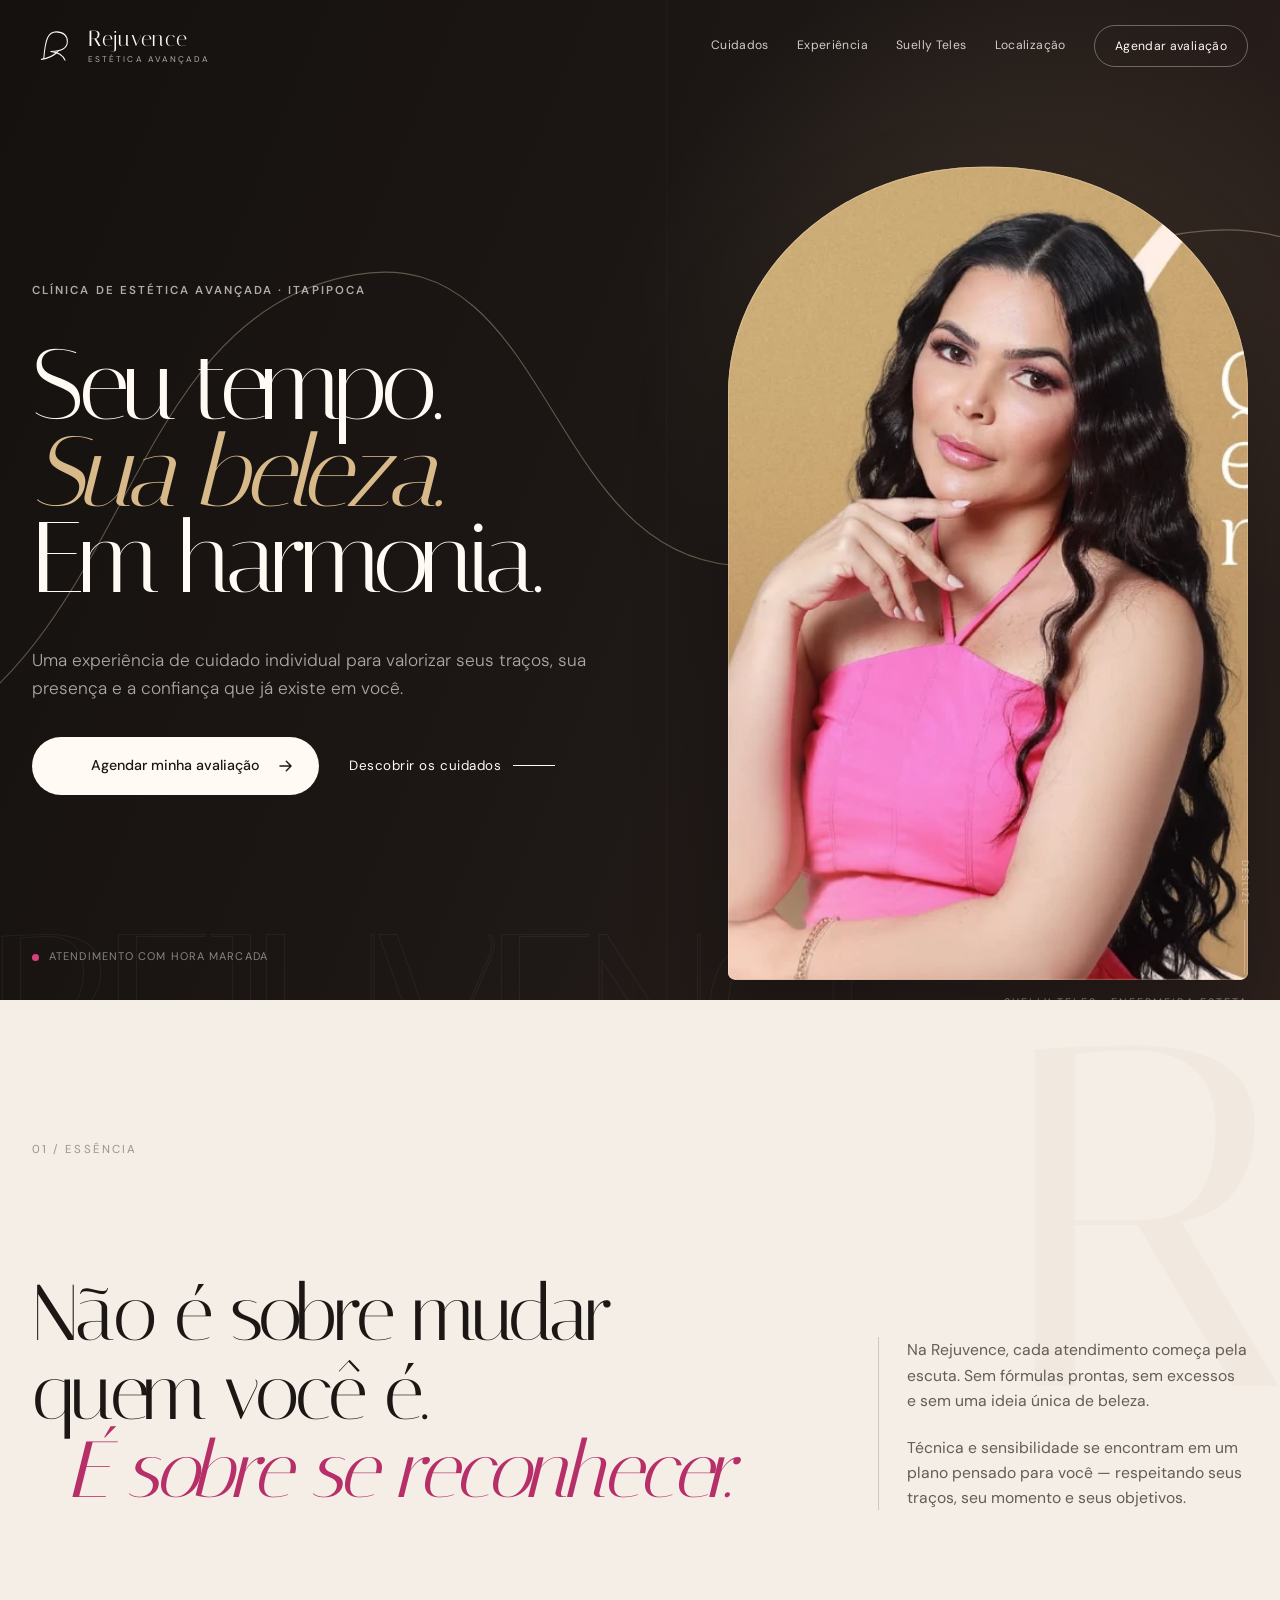
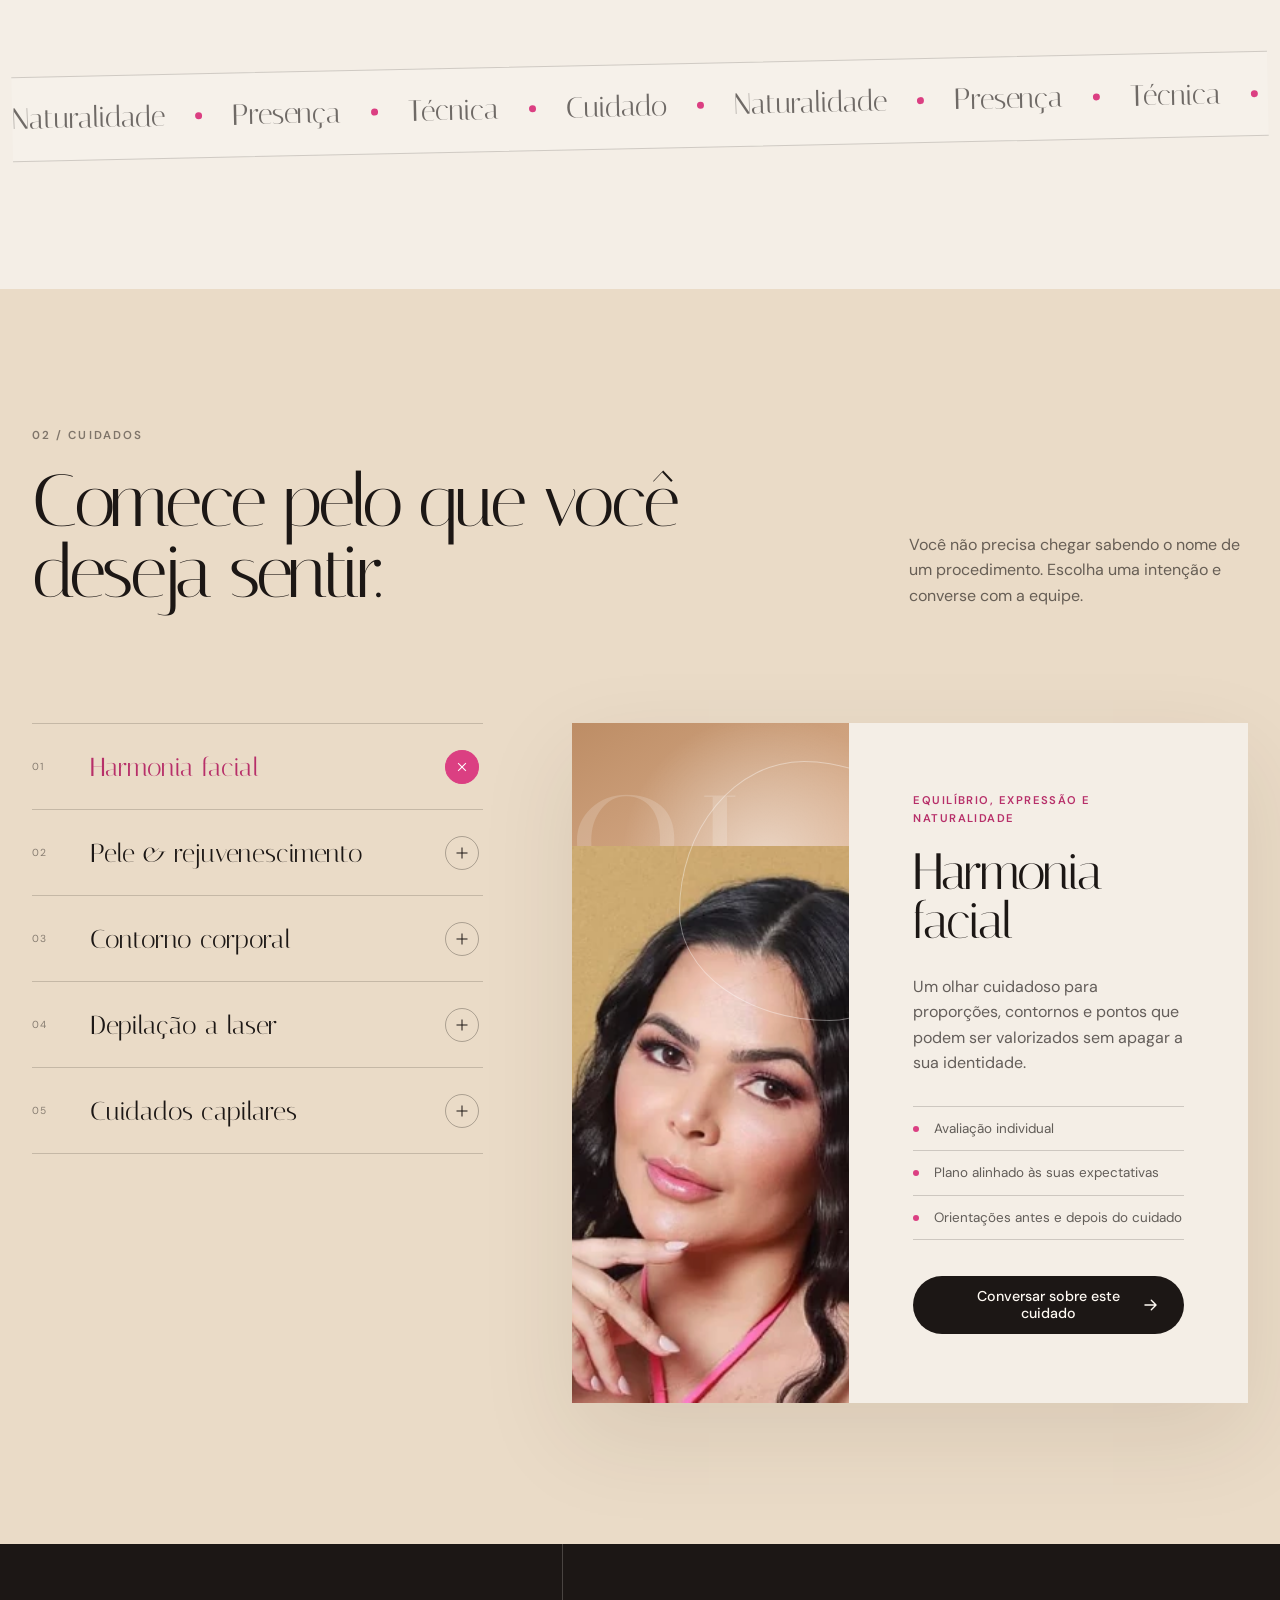
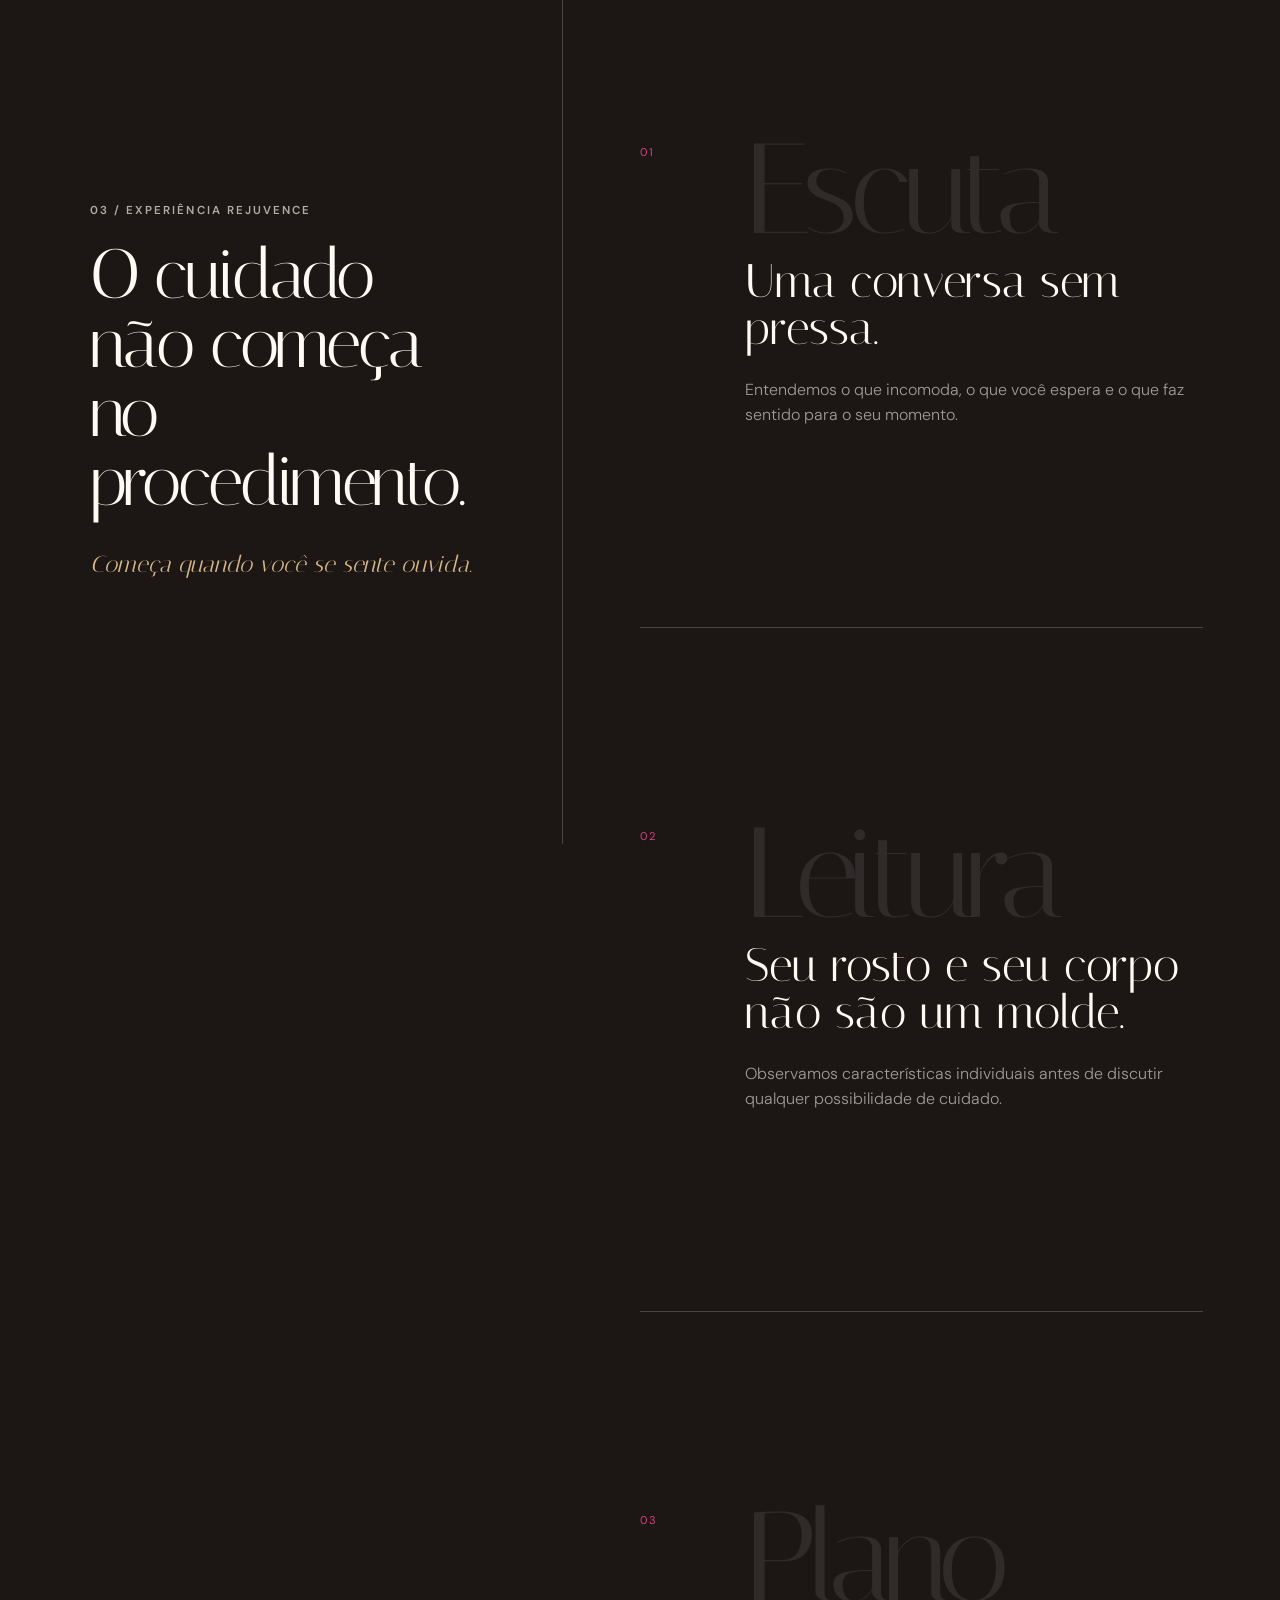
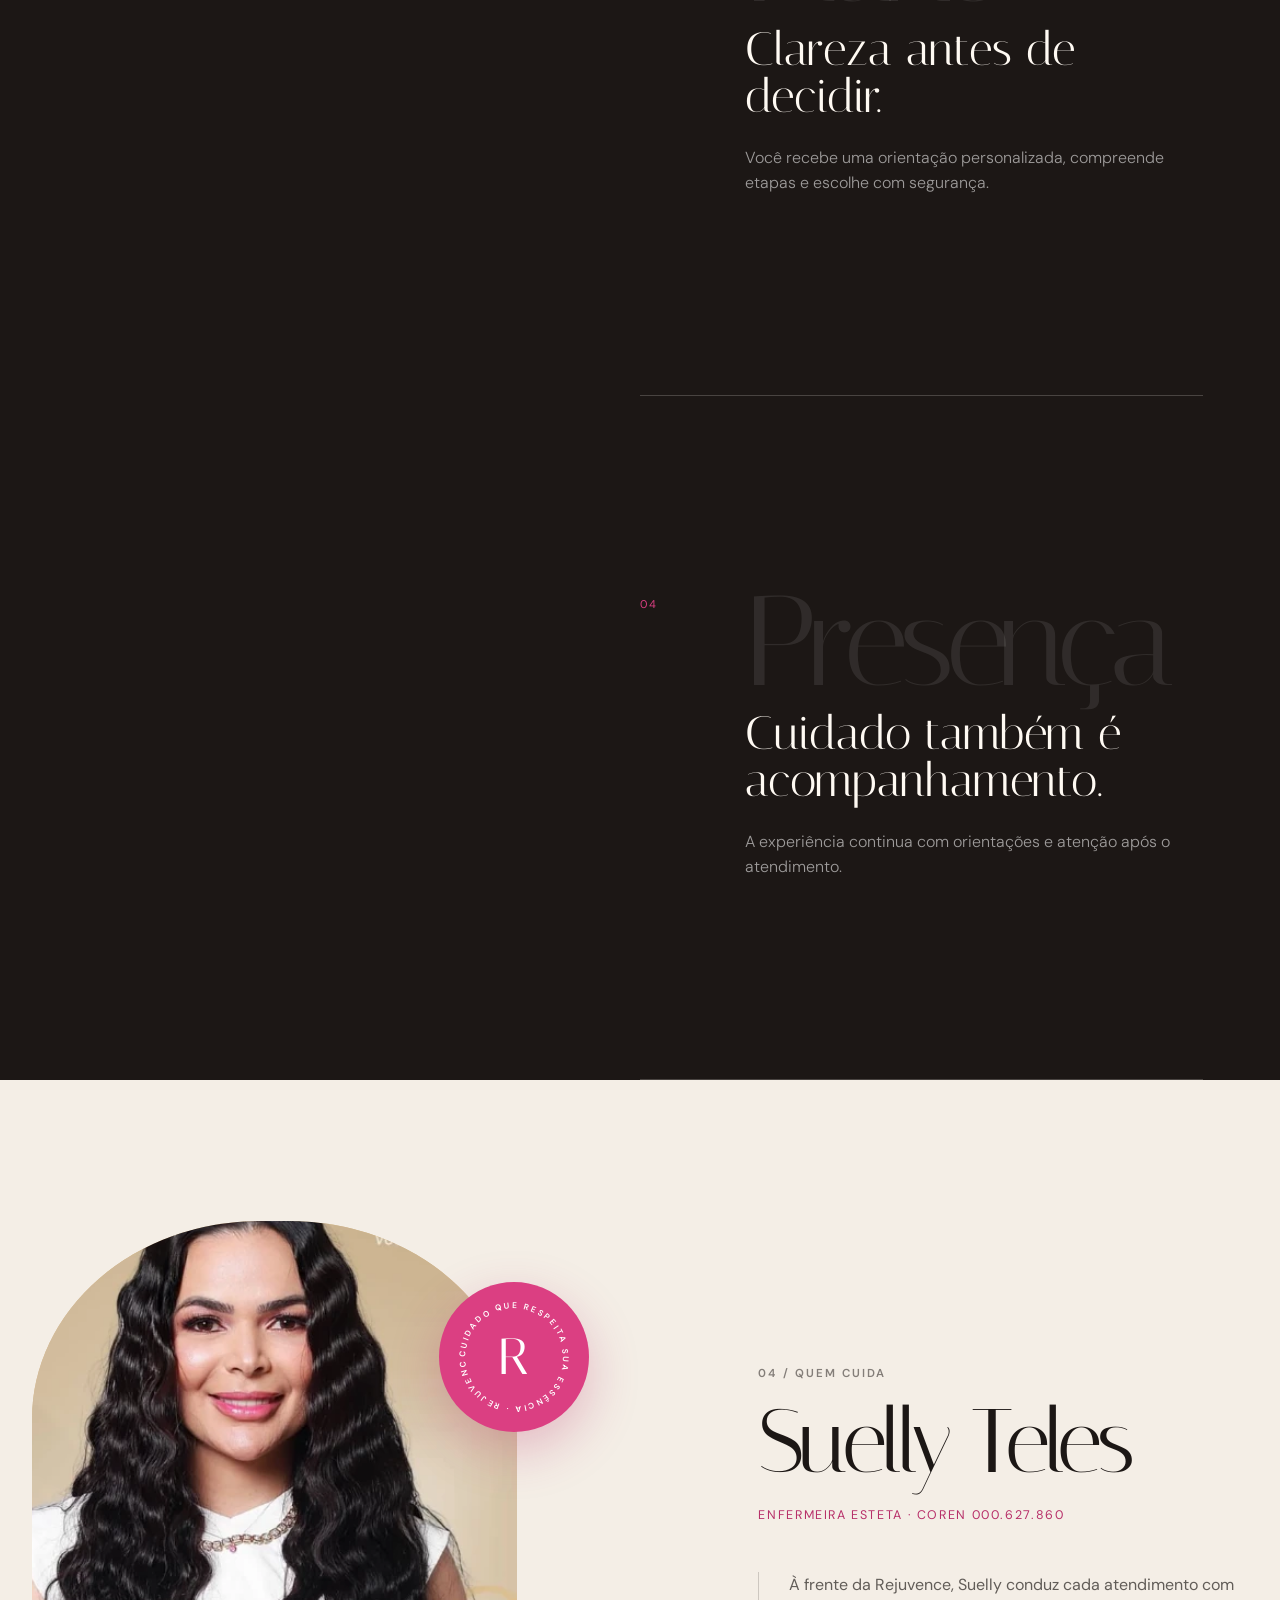
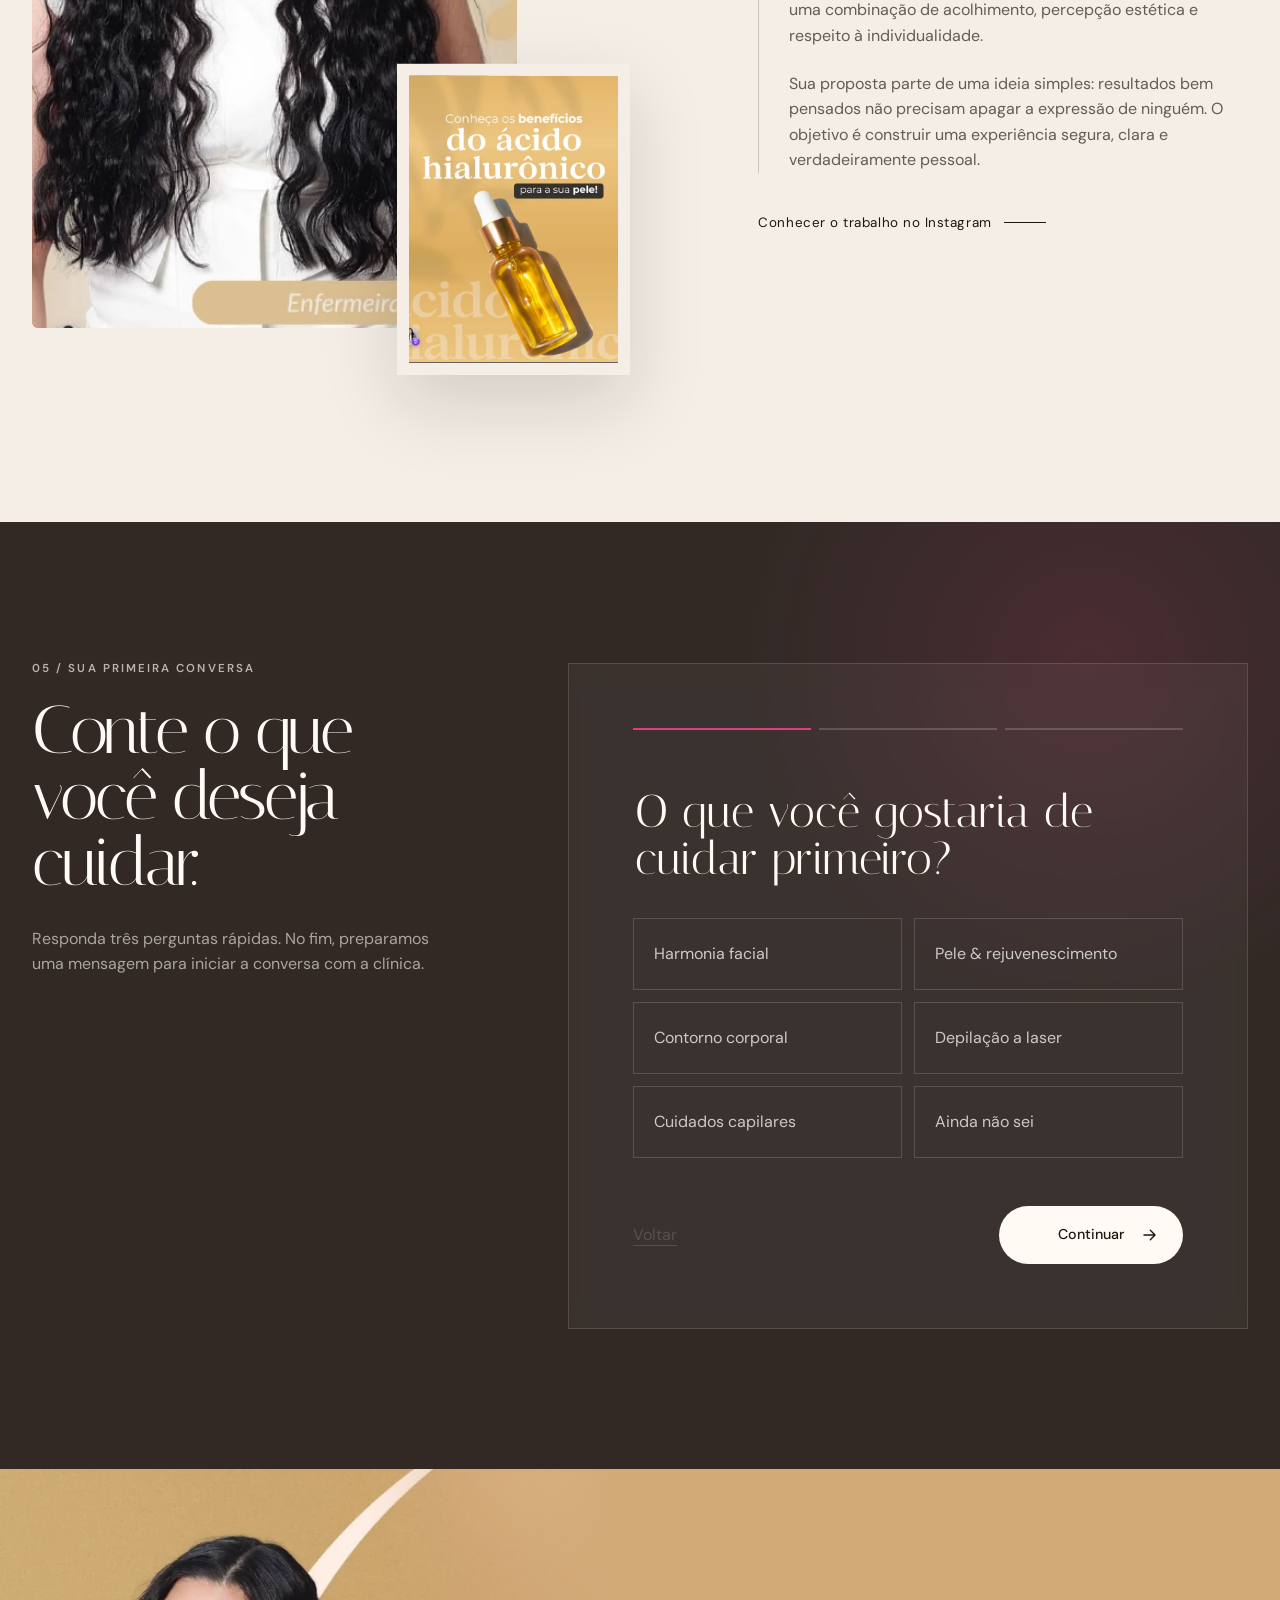
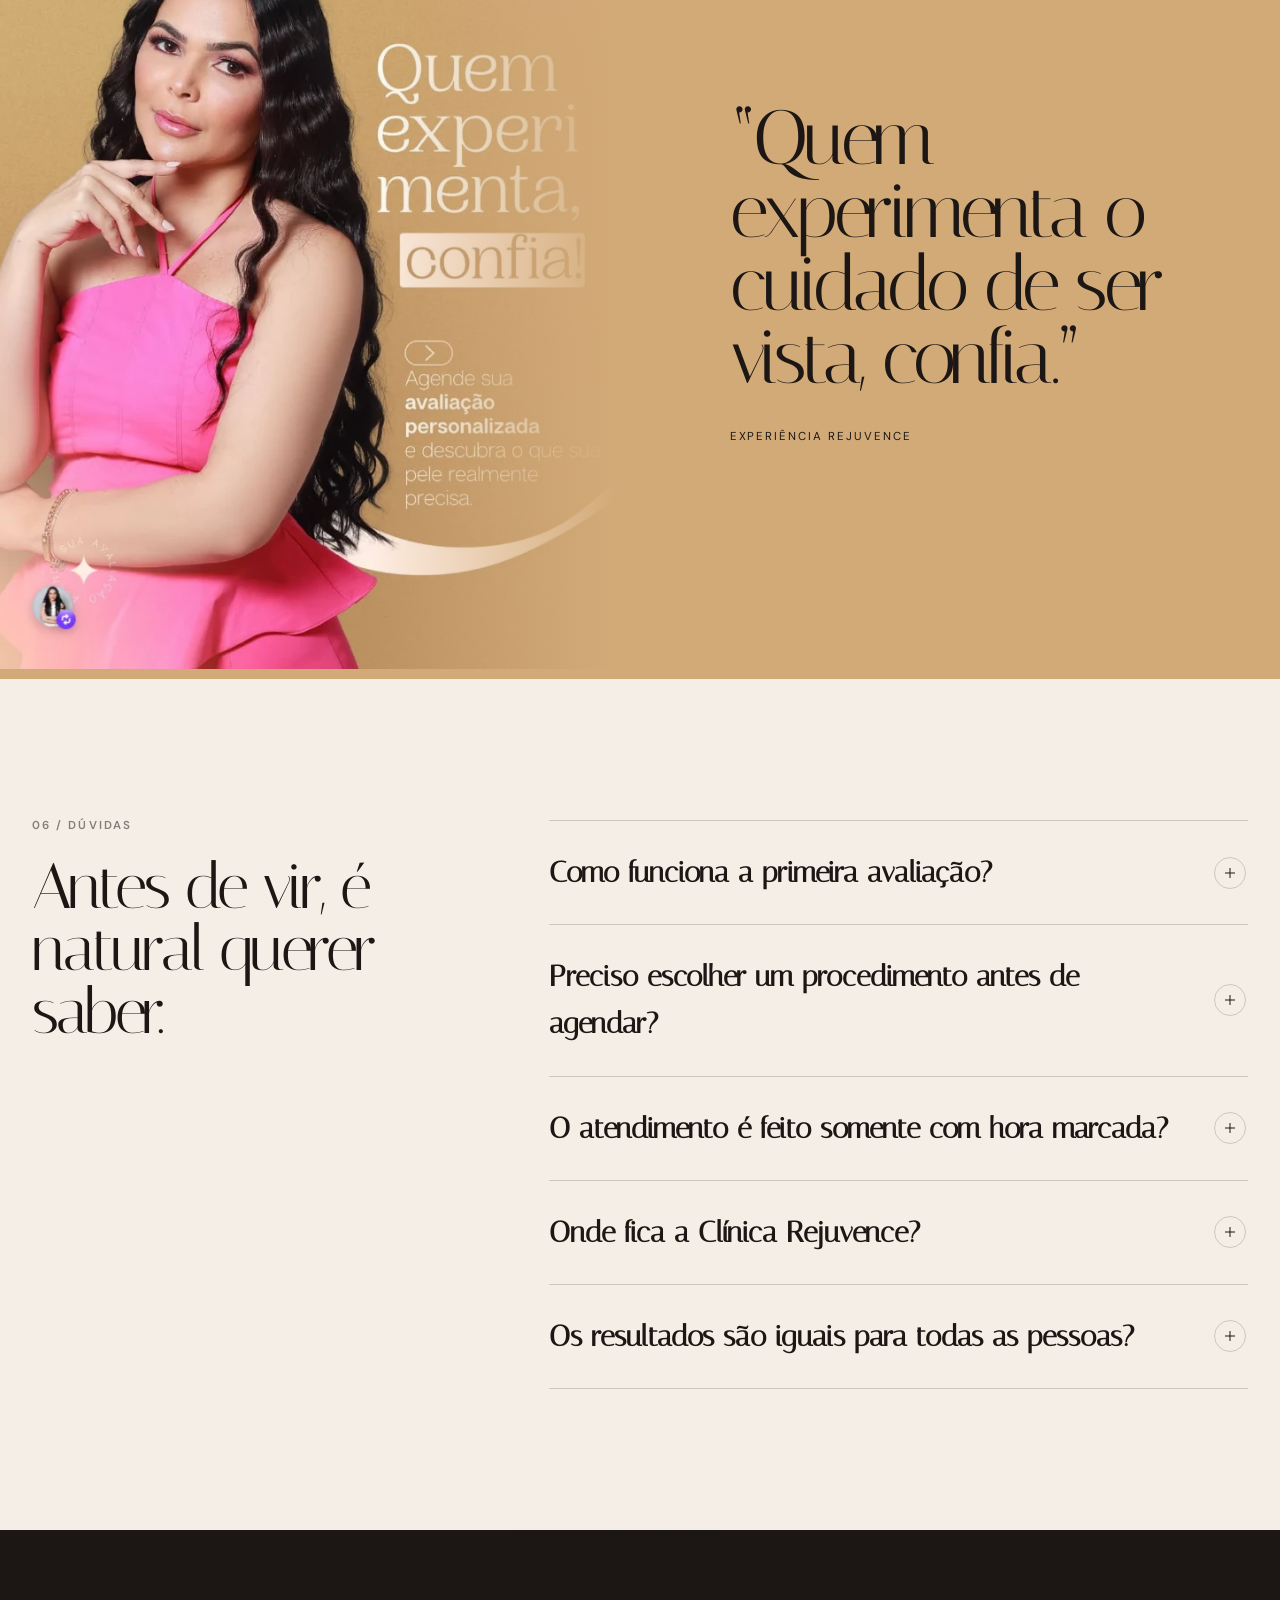
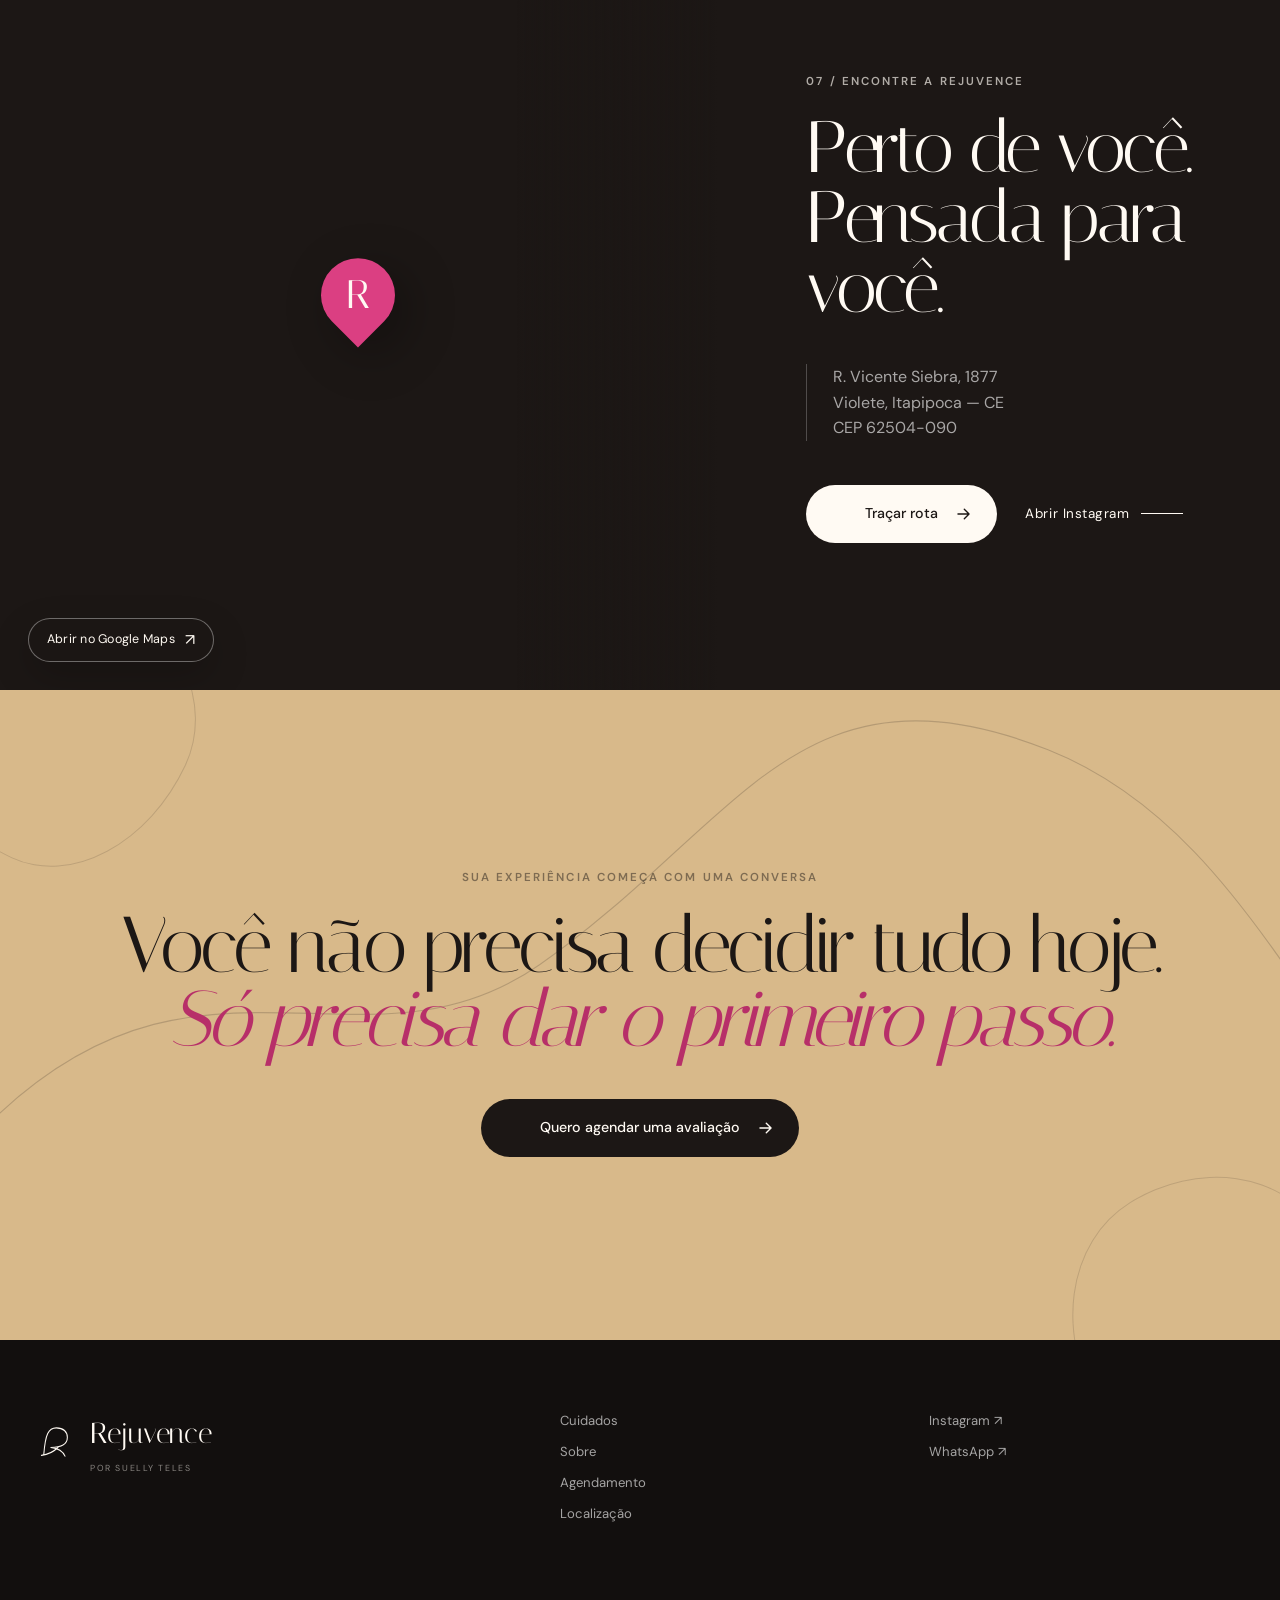
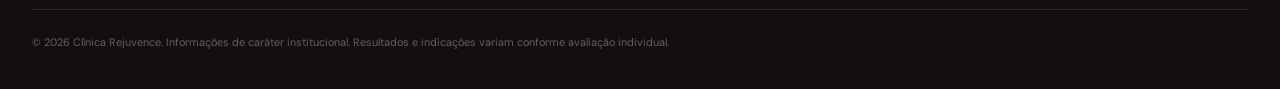
<file: index.html>
<!doctype html>
<html lang="pt-BR">
<head>
  <meta charset="utf-8" />
  <meta name="viewport" content="width=device-width, initial-scale=1" />
  <meta name="theme-color" content="#1c1715" />
  <meta name="description" content="Clínica Rejuvence em Itapipoca. Estética avançada com avaliação individual, cuidado atento e valorização da beleza natural." />
  <meta name="robots" content="index, follow" />

  <meta property="og:type" content="website" />
  <meta property="og:locale" content="pt_BR" />
  <meta property="og:title" content="Clínica Rejuvence — Estética Avançada em Itapipoca" />
  <meta property="og:description" content="Seu tempo. Sua beleza. Em harmonia. Conheça a experiência Rejuvence." />
  <meta property="og:image" content="assets/branco-full.webp" />

  <title>Clínica Rejuvence | Estética Avançada em Itapipoca</title>

  <link rel="preconnect" href="https://fonts.googleapis.com" />
  <link rel="preconnect" href="https://fonts.gstatic.com" crossorigin />
  <link href="https://fonts.googleapis.com/css2?family=DM+Sans:wght@300;400;500;600&family=Italiana&display=swap" rel="stylesheet" />
  <link rel="stylesheet" href="styles.css" />

  <link rel="icon" href="assets/favicon.svg" type="image/svg+xml" />

  <script type="application/ld+json">
  {
    "@context": "https://schema.org",
    "@type": "HealthAndBeautyBusiness",
    "name": "Clínica Rejuvence",
    "alternateName": "Clínica Rejuvence por Suelly Teles",
    "description": "Clínica de estética avançada com atendimento personalizado em Itapipoca, Ceará.",
    "address": {
      "@type": "PostalAddress",
      "streetAddress": "R. Vicente Siebra, 1877",
      "addressLocality": "Itapipoca",
      "addressRegion": "CE",
      "postalCode": "62504-090",
      "addressCountry": "BR"
    },
    "sameAs": [
      "https://www.instagram.com/dra.suellyteles/"
    ]
  }
  </script>
</head>
<body>
  <a class="skip-link" href="#conteudo">Ir para o conteúdo</a>

  <div class="grain" aria-hidden="true"></div>
  <div class="cursor-glow" aria-hidden="true"></div>

  <header class="site-header" data-header>
    <a class="brand" href="#inicio" aria-label="Clínica Rejuvence — início">
      <svg class="brand-mark" viewBox="0 0 56 56" aria-hidden="true">
        <path d="M15 44C17 18 21 10 31 10c9 0 14 5 14 12 0 9-8 13-21 13 9 1 15 4 18 11" />
        <path d="M12 45c8-1 15-4 21-10" />
      </svg>
      <span class="brand-copy">
        <strong>Rejuvence</strong>
        <small>estética avançada</small>
      </span>
    </a>

    <button class="menu-toggle" type="button" aria-expanded="false" aria-controls="menu-principal" data-menu-toggle>
      <span></span><span></span>
      <span class="sr-only">Abrir menu</span>
    </button>

    <nav id="menu-principal" class="main-nav" aria-label="Navegação principal" data-menu>
      <a href="#cuidados">Cuidados</a>
      <a href="#experiencia">Experiência</a>
      <a href="#suelly">Suelly Teles</a>
      <a href="#localizacao">Localização</a>
      <a class="nav-cta" href="#avaliacao">Agendar avaliação</a>
    </nav>
  </header>

  <main id="conteudo">
    <section id="inicio" class="hero" aria-labelledby="hero-title">
      <svg class="hero-thread" viewBox="0 0 1440 920" preserveAspectRatio="none" aria-hidden="true">
        <path data-thread-path d="M-70 675C154 559 149 290 399 253c232-35 212 286 463 267 243-18 222-278 474-306 114-13 176 25 224 74" />
      </svg>

      <div class="hero-ghost" aria-hidden="true">REJUVENCE</div>

      <div class="hero-content">
        <p class="eyebrow reveal">Clínica de estética avançada · Itapipoca</p>
        <h1 id="hero-title" class="hero-title">
          <span class="hero-line reveal">Seu tempo.</span>
          <span class="hero-line hero-line--italic reveal">Sua beleza.</span>
          <span class="hero-line reveal">Em harmonia.</span>
        </h1>
        <p class="hero-lead reveal">
          Uma experiência de cuidado individual para valorizar seus traços,
          sua presença e a confiança que já existe em você.
        </p>
        <div class="hero-actions reveal">
          <a class="button button--light" href="#avaliacao">
            <span>Agendar minha avaliação</span>
            <svg viewBox="0 0 24 24" aria-hidden="true"><path d="M5 12h13M13 6l6 6-6 6" /></svg>
          </a>
          <a class="text-link" href="#cuidados">Descobrir os cuidados</a>
        </div>
      </div>

      <div class="hero-portrait reveal" data-parallax="0.08">
        <div class="portrait-shell">
          <img src="assets/suelly-rosa-portrait.webp" alt="Suelly Teles em retrato profissional" width="950" height="1758" fetchpriority="high" />
          <div class="portrait-shine" aria-hidden="true"></div>
        </div>
        <p class="portrait-caption">Suelly Teles · Enfermeira Esteta</p>
      </div>

      <div class="hero-note reveal">
        <span class="pulse-dot" aria-hidden="true"></span>
        Atendimento com hora marcada
      </div>

      <a class="scroll-cue" href="#manifesto" aria-label="Rolar para a próxima seção">
        <span>deslize</span>
        <i aria-hidden="true"></i>
      </a>
    </section>

    <section id="manifesto" class="manifesto section-pad">
      <div class="manifesto-index reveal">01 / Essência</div>
      <div class="manifesto-grid">
        <h2 class="manifesto-title reveal">
          Não é sobre mudar quem você é.
          <em>É sobre se reconhecer.</em>
        </h2>
        <div class="manifesto-copy reveal">
          <p>
            Na Rejuvence, cada atendimento começa pela escuta. Sem fórmulas prontas,
            sem excessos e sem uma ideia única de beleza.
          </p>
          <p>
            Técnica e sensibilidade se encontram em um plano pensado para você —
            respeitando seus traços, seu momento e seus objetivos.
          </p>
        </div>
      </div>
      <div class="signature-strip" aria-label="Valores da Clínica Rejuvence">
        <div class="signature-track">
          <span>Naturalidade</span><i></i><span>Presença</span><i></i><span>Técnica</span><i></i><span>Cuidado</span><i></i>
          <span aria-hidden="true">Naturalidade</span><i aria-hidden="true"></i><span aria-hidden="true">Presença</span><i aria-hidden="true"></i><span aria-hidden="true">Técnica</span><i aria-hidden="true"></i><span aria-hidden="true">Cuidado</span><i aria-hidden="true"></i>
        </div>
      </div>
    </section>

    <section id="cuidados" class="care section-pad" aria-labelledby="care-title">
      <div class="section-head reveal">
        <div>
          <p class="eyebrow eyebrow--dark">02 / Cuidados</p>
          <h2 id="care-title">Comece pelo que você deseja sentir.</h2>
        </div>
        <p>
          Você não precisa chegar sabendo o nome de um procedimento.
          Escolha uma intenção e converse com a equipe.
        </p>
      </div>

      <div class="care-layout">
        <div class="care-tabs" role="tablist" aria-label="Áreas de cuidado">
          <button class="care-tab is-active" type="button" role="tab" aria-selected="true" aria-controls="care-panel" data-care="face">
            <span>01</span><strong>Harmonia facial</strong><i></i>
          </button>
          <button class="care-tab" type="button" role="tab" aria-selected="false" aria-controls="care-panel" data-care="skin">
            <span>02</span><strong>Pele & rejuvenescimento</strong><i></i>
          </button>
          <button class="care-tab" type="button" role="tab" aria-selected="false" aria-controls="care-panel" data-care="body">
            <span>03</span><strong>Contorno corporal</strong><i></i>
          </button>
          <button class="care-tab" type="button" role="tab" aria-selected="false" aria-controls="care-panel" data-care="laser">
            <span>04</span><strong>Depilação a laser</strong><i></i>
          </button>
          <button class="care-tab" type="button" role="tab" aria-selected="false" aria-controls="care-panel" data-care="hair">
            <span>05</span><strong>Cuidados capilares</strong><i></i>
          </button>
        </div>

        <article id="care-panel" class="care-panel reveal" role="tabpanel" aria-live="polite">
          <div class="care-visual" data-care-visual>
            <div class="care-orbit" aria-hidden="true"></div>
            <span class="care-number" data-care-number>01</span>
            <img data-care-image src="assets/suelly-face.webp" alt="Retrato de Suelly Teles" width="670" height="780" loading="lazy" decoding="async" />
          </div>
          <div class="care-detail">
            <p class="care-kicker" data-care-kicker>Equilíbrio, expressão e naturalidade</p>
            <h3 data-care-title>Harmonia facial</h3>
            <p data-care-description>
              Um olhar cuidadoso para proporções, contornos e pontos que podem ser valorizados sem apagar a sua identidade.
            </p>
            <ul data-care-list>
              <li>Avaliação individual</li>
              <li>Plano alinhado às suas expectativas</li>
              <li>Orientações antes e depois do cuidado</li>
            </ul>
            <a class="button button--dark" href="#avaliacao" data-care-cta>
              <span>Conversar sobre este cuidado</span>
              <svg viewBox="0 0 24 24" aria-hidden="true"><path d="M5 12h13M13 6l6 6-6 6" /></svg>
            </a>
          </div>
        </article>
      </div>
    </section>

    <section id="experiencia" class="journey" aria-labelledby="journey-title">
      <div class="journey-sticky">
        <p class="eyebrow">03 / Experiência Rejuvence</p>
        <h2 id="journey-title">O cuidado não começa no procedimento.</h2>
        <p>Começa quando você se sente ouvida.</p>
      </div>

      <div class="journey-steps">
        <article class="journey-step reveal">
          <span>01</span>
          <div>
            <p class="step-word">Escuta</p>
            <h3>Uma conversa sem pressa.</h3>
            <p>Entendemos o que incomoda, o que você espera e o que faz sentido para o seu momento.</p>
          </div>
        </article>
        <article class="journey-step reveal">
          <span>02</span>
          <div>
            <p class="step-word">Leitura</p>
            <h3>Seu rosto e seu corpo não são um molde.</h3>
            <p>Observamos características individuais antes de discutir qualquer possibilidade de cuidado.</p>
          </div>
        </article>
        <article class="journey-step reveal">
          <span>03</span>
          <div>
            <p class="step-word">Plano</p>
            <h3>Clareza antes de decidir.</h3>
            <p>Você recebe uma orientação personalizada, compreende etapas e escolhe com segurança.</p>
          </div>
        </article>
        <article class="journey-step reveal">
          <span>04</span>
          <div>
            <p class="step-word">Presença</p>
            <h3>Cuidado também é acompanhamento.</h3>
            <p>A experiência continua com orientações e atenção após o atendimento.</p>
          </div>
        </article>
      </div>
    </section>

    <section id="suelly" class="about section-pad" aria-labelledby="about-title">
      <div class="about-collage reveal">
        <figure class="about-image about-image--main">
          <img src="assets/suelly-branco-portrait.webp" alt="Suelly Teles usando roupa branca" width="1070" height="1290" loading="lazy" decoding="async" />
        </figure>
        <figure class="about-image about-image--accent" data-parallax="0.05">
          <img src="assets/serum-editorial.webp" alt="Frasco cosmético em composição editorial" width="730" height="794" loading="lazy" decoding="async" />
        </figure>
        <div class="about-seal" aria-hidden="true">
          <svg viewBox="0 0 100 100">
            <defs><path id="seal-circle" d="M50,50 m-36,0 a36,36 0 1,1 72,0 a36,36 0 1,1 -72,0" /></defs>
            <text><textPath href="#seal-circle" startOffset="0%">CUIDADO QUE RESPEITA SUA ESSÊNCIA · REJUVENCE · </textPath></text>
          </svg>
          <b>R</b>
        </div>
      </div>

      <div class="about-copy">
        <p class="eyebrow eyebrow--dark reveal">04 / Quem cuida</p>
        <h2 id="about-title" class="reveal">Suelly Teles</h2>
        <p class="about-role reveal">Enfermeira Esteta · Coren 000.627.860</p>
        <div class="about-text reveal">
          <p>
            À frente da Rejuvence, Suelly conduz cada atendimento com uma combinação de acolhimento,
            percepção estética e respeito à individualidade.
          </p>
          <p>
            Sua proposta parte de uma ideia simples: resultados bem pensados não precisam apagar
            a expressão de ninguém. O objetivo é construir uma experiência segura, clara e verdadeiramente pessoal.
          </p>
        </div>
        <a class="text-link text-link--dark reveal" href="https://www.instagram.com/dra.suellyteles/" target="_blank" rel="noopener noreferrer">
          Conhecer o trabalho no Instagram
        </a>
      </div>
    </section>

    <section id="avaliacao" class="consultation section-pad" aria-labelledby="consultation-title">
      <div class="consultation-intro reveal">
        <p class="eyebrow">05 / Sua primeira conversa</p>
        <h2 id="consultation-title">Conte o que você deseja cuidar.</h2>
        <p>
          Responda três perguntas rápidas. No fim, preparamos uma mensagem para iniciar a conversa com a clínica.
        </p>
      </div>

      <div class="consultation-card reveal" data-consultation>
        <div class="quiz-progress" aria-label="Progresso da avaliação inicial">
          <span class="is-active"></span><span></span><span></span>
        </div>

        <form id="consultation-form">
          <fieldset class="quiz-step is-active" data-step="0">
            <legend>O que você gostaria de cuidar primeiro?</legend>
            <div class="option-grid">
              <label><input type="radio" name="objetivo" value="harmonia facial" required /><span>Harmonia facial</span></label>
              <label><input type="radio" name="objetivo" value="pele e rejuvenescimento" /><span>Pele & rejuvenescimento</span></label>
              <label><input type="radio" name="objetivo" value="contorno corporal" /><span>Contorno corporal</span></label>
              <label><input type="radio" name="objetivo" value="depilação a laser" /><span>Depilação a laser</span></label>
              <label><input type="radio" name="objetivo" value="cuidados capilares" /><span>Cuidados capilares</span></label>
              <label><input type="radio" name="objetivo" value="ainda não sei" /><span>Ainda não sei</span></label>
            </div>
          </fieldset>

          <fieldset class="quiz-step" data-step="1">
            <legend>Você já realizou algum cuidado estético antes?</legend>
            <div class="option-grid option-grid--compact">
              <label><input type="radio" name="experiencia" value="sim, já realizei" required /><span>Sim, já realizei</span></label>
              <label><input type="radio" name="experiencia" value="não, será a primeira vez" /><span>Será a primeira vez</span></label>
              <label><input type="radio" name="experiencia" value="prefiro explicar na conversa" /><span>Prefiro explicar na conversa</span></label>
            </div>
          </fieldset>

          <fieldset class="quiz-step" data-step="2">
            <legend>Qual período costuma ser melhor para você?</legend>
            <div class="option-grid option-grid--compact">
              <label><input type="radio" name="periodo" value="manhã" required /><span>Manhã</span></label>
              <label><input type="radio" name="periodo" value="tarde" /><span>Tarde</span></label>
              <label><input type="radio" name="periodo" value="fim do dia" /><span>Fim do dia</span></label>
              <label><input type="radio" name="periodo" value="posso combinar" /><span>Posso combinar</span></label>
            </div>
          </fieldset>

          <div class="quiz-actions">
            <button class="quiz-back" type="button" data-quiz-back disabled>Voltar</button>
            <button class="button button--light" type="button" data-quiz-next>
              <span>Continuar</span>
              <svg viewBox="0 0 24 24" aria-hidden="true"><path d="M5 12h13M13 6l6 6-6 6" /></svg>
            </button>
          </div>
        </form>

        <div class="quiz-result" aria-live="polite" hidden>
          <p class="eyebrow">Mensagem pronta</p>
          <h3>Sua conversa pode começar agora.</h3>
          <p data-result-summary></p>
          <a class="button button--light" href="#" data-whatsapp-link target="_blank" rel="noopener noreferrer">
            <span>Enviar pelo WhatsApp</span>
            <svg viewBox="0 0 24 24" aria-hidden="true"><path d="M5 12h13M13 6l6 6-6 6" /></svg>
          </a>
          <button class="quiz-restart" type="button" data-quiz-restart>Refazer respostas</button>
        </div>
      </div>
    </section>

    <section class="editorial-break" aria-label="Mensagem da marca">
      <div class="editorial-image" data-parallax="0.04">
        <img src="assets/rosa-full.webp" alt="Campanha editorial de Suelly Teles" width="730" height="914" loading="lazy" decoding="async" />
      </div>
      <blockquote class="reveal">
        <p>“Quem experimenta o cuidado de ser vista, confia.”</p>
        <cite>Experiência Rejuvence</cite>
      </blockquote>
    </section>

    <section class="faq section-pad" aria-labelledby="faq-title">
      <div class="faq-heading reveal">
        <p class="eyebrow eyebrow--dark">06 / Dúvidas</p>
        <h2 id="faq-title">Antes de vir, é natural querer saber.</h2>
      </div>
      <div class="faq-list">
        <article class="faq-item reveal">
          <h3>
            <button type="button" aria-expanded="false">
              Como funciona a primeira avaliação?
              <span aria-hidden="true"></span>
            </button>
          </h3>
          <div class="faq-answer"><p>A conversa inicial ajuda a compreender seus objetivos e características. A partir dela, a profissional explica possibilidades, cuidados e próximos passos.</p></div>
        </article>
        <article class="faq-item reveal">
          <h3>
            <button type="button" aria-expanded="false">
              Preciso escolher um procedimento antes de agendar?
              <span aria-hidden="true"></span>
            </button>
          </h3>
          <div class="faq-answer"><p>Não. Você pode chegar apenas com uma queixa, uma vontade ou até uma dúvida. A avaliação existe justamente para orientar sem pressa.</p></div>
        </article>
        <article class="faq-item reveal">
          <h3>
            <button type="button" aria-expanded="false">
              O atendimento é feito somente com hora marcada?
              <span aria-hidden="true"></span>
            </button>
          </h3>
          <div class="faq-answer"><p>Sim. O agendamento ajuda a reservar tempo adequado para um atendimento individual e tranquilo.</p></div>
        </article>
        <article class="faq-item reveal">
          <h3>
            <button type="button" aria-expanded="false">
              Onde fica a Clínica Rejuvence?
              <span aria-hidden="true"></span>
            </button>
          </h3>
          <div class="faq-answer"><p>Na R. Vicente Siebra, 1877, Violete, Itapipoca — CE. O botão de rota abaixo abre o endereço diretamente no mapa.</p></div>
        </article>
        <article class="faq-item reveal">
          <h3>
            <button type="button" aria-expanded="false">
              Os resultados são iguais para todas as pessoas?
              <span aria-hidden="true"></span>
            </button>
          </h3>
          <div class="faq-answer"><p>Não. Cada organismo, característica e plano de cuidado responde de forma individual. A clínica não trabalha com promessa de resultado padronizado.</p></div>
        </article>
      </div>
    </section>

    <section id="localizacao" class="location" aria-labelledby="location-title">
      <div class="location-map reveal">
        <iframe
          title="Prévia do mapa da Clínica Rejuvence em Itapipoca"
          src="https://www.google.com/maps?q=R.%20Vicente%20Siebra,%201877,%20Violete,%20Itapipoca%20-%20CE,%2062504-090&output=embed"
          loading="lazy"
          tabindex="-1"
          aria-hidden="true"
          referrerpolicy="no-referrer-when-downgrade">
        </iframe>
        <a
          class="map-open"
          href="https://www.google.com/maps/search/?api=1&query=R.%20Vicente%20Siebra%2C%201877%2C%20Violete%2C%20Itapipoca%20-%20CE%2C%2062504-090"
          target="_blank"
          rel="noopener noreferrer"
          aria-label="Abrir a localização da Clínica Rejuvence no Google Maps">
          <span class="map-label" aria-hidden="true"><span>R</span></span>
          <span class="map-open-copy">Abrir no Google Maps <b aria-hidden="true">↗</b></span>
        </a>
      </div>
      <div class="location-copy">
        <p class="eyebrow">07 / Encontre a Rejuvence</p>
        <h2 id="location-title">Perto de você.<br />Pensada para você.</h2>
        <address>
          R. Vicente Siebra, 1877<br />
          Violete, Itapipoca — CE<br />
          CEP 62504-090
        </address>
        <div class="location-actions">
          <a class="button button--light" href="https://www.google.com/maps/search/?api=1&query=R.%20Vicente%20Siebra%2C%201877%2C%20Violete%2C%20Itapipoca%20-%20CE%2C%2062504-090" target="_blank" rel="noopener noreferrer">
            <span>Traçar rota</span>
            <svg viewBox="0 0 24 24" aria-hidden="true"><path d="M5 12h13M13 6l6 6-6 6" /></svg>
          </a>
          <a class="text-link" href="https://www.instagram.com/dra.suellyteles/" target="_blank" rel="noopener noreferrer">Abrir Instagram</a>
        </div>
      </div>
    </section>

    <section class="final-cta" aria-labelledby="final-title">
      <svg class="final-thread" viewBox="0 0 1440 620" preserveAspectRatio="none" aria-hidden="true">
        <path d="M-20 420c239-207 428-40 627-158 225-133 290-299 572-205 125 42 211 131 309 260" />
      </svg>
      <div class="final-cta-inner reveal">
        <p class="eyebrow">Sua experiência começa com uma conversa</p>
        <h2 id="final-title">Você não precisa decidir tudo hoje.<br /><em>Só precisa dar o primeiro passo.</em></h2>
        <a class="button button--dark" href="#avaliacao">
          <span>Quero agendar uma avaliação</span>
          <svg viewBox="0 0 24 24" aria-hidden="true"><path d="M5 12h13M13 6l6 6-6 6" /></svg>
        </a>
      </div>
    </section>
  </main>

  <footer class="site-footer">
    <div class="footer-brand">
      <svg class="brand-mark" viewBox="0 0 56 56" aria-hidden="true">
        <path d="M15 44C17 18 21 10 31 10c9 0 14 5 14 12 0 9-8 13-21 13 9 1 15 4 18 11" />
        <path d="M12 45c8-1 15-4 21-10" />
      </svg>
      <div><strong>Rejuvence</strong><small>por Suelly Teles</small></div>
    </div>
    <div class="footer-links">
      <a href="#cuidados">Cuidados</a>
      <a href="#suelly">Sobre</a>
      <a href="#avaliacao">Agendamento</a>
      <a href="#localizacao">Localização</a>
    </div>
    <div class="footer-social">
      <a href="https://www.instagram.com/dra.suellyteles/" target="_blank" rel="noopener noreferrer">Instagram ↗</a>
      <a href="#" data-direct-whatsapp target="_blank" rel="noopener noreferrer">WhatsApp ↗</a>
    </div>
    <p class="footer-legal">
      © <span data-year></span> Clínica Rejuvence. Informações de caráter institucional. Resultados e indicações variam conforme avaliação individual.
    </p>
  </footer>

  <a class="mobile-contact" href="#avaliacao">
    <span>Agendar avaliação</span>
    <svg viewBox="0 0 24 24" aria-hidden="true"><path d="M5 12h13M13 6l6 6-6 6" /></svg>
  </a>

  <script src="script.js" defer></script>
</body>
</html>
</file>
<file: styles.css>
:root {
  --ink: #1c1715;
  --ink-soft: #322925;
  --paper: #f4eee6;
  --paper-deep: #e7d8c5;
  --champagne: #d8b98a;
  --bronze: #a67a50;
  --rose: #db3f82;
  --rose-dark: #b72f69;
  --white: #fffaf3;
  --line: rgba(28, 23, 21, 0.18);
  --line-light: rgba(255, 250, 243, 0.2);
  --display: "Italiana", "Times New Roman", serif;
  --sans: "DM Sans", Arial, sans-serif;
  --page: min(1280px, calc(100vw - 64px));
  --header-h: 92px;
  --ease: cubic-bezier(.22, 1, .36, 1);
  --ease-soft: cubic-bezier(.65, 0, .35, 1);
  color-scheme: light;
}

* { box-sizing: border-box; }
html { scroll-behavior: smooth; }
body {
  margin: 0;
  min-width: 320px;
  background: var(--paper);
  color: var(--ink);
  font-family: var(--sans);
  font-size: 16px;
  line-height: 1.6;
  overflow-x: hidden;
  text-rendering: optimizeLegibility;
  -webkit-font-smoothing: antialiased;
}

body.menu-open { overflow: hidden; }
img { display: block; max-width: 100%; }
a { color: inherit; }
button, input { font: inherit; }
button { color: inherit; }

::selection { background: var(--rose); color: var(--white); }

.sr-only {
  position: absolute;
  width: 1px;
  height: 1px;
  padding: 0;
  margin: -1px;
  overflow: hidden;
  clip: rect(0, 0, 0, 0);
  white-space: nowrap;
  border: 0;
}

.skip-link {
  position: fixed;
  top: 12px;
  left: 12px;
  z-index: 1000;
  transform: translateY(-160%);
  background: var(--white);
  color: var(--ink);
  padding: 10px 16px;
  border-radius: 99px;
  transition: transform .2s ease;
}
.skip-link:focus { transform: translateY(0); }

.grain {
  position: fixed;
  inset: -60%;
  z-index: 999;
  display: none;
  pointer-events: none;
}

@keyframes grain {
  0%, 100% { transform: translate(0, 0); }
  12% { transform: translate(-2%, -3%); }
  25% { transform: translate(3%, 2%); }
  37% { transform: translate(-4%, 1%); }
  50% { transform: translate(2%, -4%); }
  62% { transform: translate(-1%, 4%); }
  75% { transform: translate(4%, -1%); }
  87% { transform: translate(-3%, 2%); }
}

.cursor-glow {
  position: fixed;
  z-index: 2;
  width: 420px;
  aspect-ratio: 1;
  border-radius: 50%;
  pointer-events: none;
  background: radial-gradient(circle, rgba(219, 63, 130, .09), rgba(216, 185, 138, .03) 42%, transparent 70%);
  transform: translate3d(-50%, -50%, 0);
  opacity: 0;
  transition: opacity .4s ease;
}

.section-pad {
  padding: clamp(96px, 11vw, 170px) max(32px, calc((100vw - 1280px) / 2));
}

.eyebrow {
  margin: 0 0 24px;
  font-size: .72rem;
  line-height: 1;
  font-weight: 600;
  letter-spacing: .18em;
  text-transform: uppercase;
  color: rgba(255, 250, 243, .66);
}
.eyebrow--dark { color: rgba(28, 23, 21, .52); }

.button {
  display: inline-grid;
  place-items: center;
  min-height: 58px;
  padding: 0 58px;
  border: 1px solid transparent;
  border-radius: 999px;
  font-size: .89rem;
  font-weight: 500;
  text-decoration: none;
  cursor: pointer;
  overflow: hidden;
  isolation: isolate;
  position: relative;
  transition: transform .45s var(--ease), color .45s var(--ease), background .45s var(--ease), border-color .45s var(--ease);
}
.button::before {
  content: "";
  position: absolute;
  z-index: -1;
  inset: 0;
  transform: translateX(-105%);
  background: var(--rose);
  transition: transform .55s var(--ease);
}
.button:hover::before,
.button:focus-visible::before { transform: translateX(0); }
.button:hover,
.button:focus-visible { transform: translateY(-3px); }
.button > span {
  grid-area: 1 / 1;
  width: 100%;
  text-align: center;
  line-height: 1.25;
}
.button svg {
  position: absolute;
  right: 23px;
  top: 50%;
  transform: translateY(-50%);
  width: 19px;
  fill: none;
  stroke: currentColor;
  stroke-width: 1.7;
  stroke-linecap: round;
  stroke-linejoin: round;
  transition: transform .4s var(--ease);
}
.button:hover svg,
.button:focus-visible svg { transform: translate(4px, -50%); }
.button--light { color: var(--ink); background: var(--white); }
.button--light:hover,
.button--light:focus-visible { color: var(--white); }
.button--dark { color: var(--white); background: var(--ink); }
.button--dark::before { background: var(--rose); }

.text-link {
  display: inline-flex;
  align-items: center;
  gap: 12px;
  color: var(--white);
  text-decoration: none;
  font-size: .84rem;
  letter-spacing: .04em;
  position: relative;
}
.text-link::after {
  content: "";
  width: 42px;
  height: 1px;
  background: currentColor;
  transform-origin: left;
  transition: transform .4s var(--ease);
}
.text-link:hover::after { transform: scaleX(1.45); }
.text-link--dark { color: var(--ink); }

/* Header */
.site-header {
  position: fixed;
  z-index: 100;
  top: 0;
  left: 0;
  width: 100%;
  min-height: var(--header-h);
  padding: 20px max(32px, calc((100vw - 1360px) / 2));
  display: flex;
  align-items: center;
  justify-content: space-between;
  color: var(--white);
  transition: background .45s ease, min-height .45s ease, border-color .45s ease, color .45s ease;
}
.site-header.is-scrolled {
  min-height: 72px;
  background: rgba(28, 23, 21, .87);
  border-bottom: 1px solid rgba(255,255,255,.08);
  backdrop-filter: blur(18px);
  -webkit-backdrop-filter: blur(18px);
}
.brand {
  display: inline-flex;
  align-items: center;
  gap: 12px;
  color: inherit;
  text-decoration: none;
  position: relative;
  z-index: 102;
}
.brand-mark {
  width: 44px;
  height: 44px;
  fill: none;
  stroke: currentColor;
  stroke-width: 1.35;
  stroke-linecap: round;
  stroke-linejoin: round;
}
.brand-copy { display: grid; line-height: 1; }
.brand-copy strong {
  font-family: var(--display);
  font-size: 1.35rem;
  font-weight: 400;
  letter-spacing: .03em;
}
.brand-copy small {
  margin-top: 7px;
  font-size: .52rem;
  letter-spacing: .25em;
  text-transform: uppercase;
  opacity: .67;
}
.main-nav {
  display: flex;
  align-items: center;
  gap: clamp(18px, 2.2vw, 38px);
}
.main-nav > a {
  color: inherit;
  text-decoration: none;
  font-size: .76rem;
  letter-spacing: .03em;
  opacity: .8;
  transition: opacity .25s ease;
}
.main-nav > a:hover { opacity: 1; }
.main-nav .nav-cta {
  min-height: 42px;
  padding: 0 20px;
  border: 1px solid rgba(255,255,255,.33);
  border-radius: 999px;
  display: inline-flex;
  align-items: center;
  justify-content: center;
  line-height: 1;
  opacity: 1;
}
.main-nav .nav-cta:hover { background: var(--white); color: var(--ink); }
.menu-toggle { display: none; }

/* Hero */
.hero {
  position: relative;
  min-height: 100svh;
  overflow: hidden;
  background:
    radial-gradient(circle at 79% 33%, rgba(216, 185, 138, .14), transparent 31%),
    linear-gradient(112deg, #15110f 0%, var(--ink) 47%, #2d211d 100%);
  color: var(--white);
  display: grid;
  grid-template-columns: minmax(0, 1.08fr) minmax(370px, .92fr);
  align-items: center;
  gap: clamp(30px, 4vw, 80px);
  padding: calc(var(--header-h) + 64px) max(32px, calc((100vw - 1280px) / 2)) 76px;
}
.hero::after {
  content: "";
  position: absolute;
  inset: 0;
  pointer-events: none;
  background: linear-gradient(90deg, transparent 0 52%, rgba(255,255,255,.025) 52% 52.1%, transparent 52.1%);
}
.hero-thread,
.final-thread {
  position: absolute;
  z-index: 1;
  inset: 0;
  width: 100%;
  height: 100%;
  pointer-events: none;
}
.hero-thread path,
.final-thread path {
  fill: none;
  stroke: rgba(236, 212, 176, .34);
  stroke-width: 1.15;
  stroke-linecap: round;
}
.hero-thread path {
  stroke-dasharray: 2300;
  stroke-dashoffset: 2300;
  animation: draw-thread 2.4s .45s var(--ease) forwards;
}
@keyframes draw-thread { to { stroke-dashoffset: 0; } }
.hero-ghost {
  position: absolute;
  z-index: 0;
  left: -1vw;
  bottom: -7vw;
  font-family: var(--display);
  font-size: clamp(8rem, 17vw, 18rem);
  line-height: .7;
  letter-spacing: -.07em;
  color: transparent;
  -webkit-text-stroke: 1px rgba(255,255,255,.055);
  white-space: nowrap;
  user-select: none;
}
.hero-content {
  position: relative;
  z-index: 4;
  max-width: 720px;
}
.hero-content .eyebrow { margin-bottom: clamp(34px, 5vh, 68px); }
.hero-title {
  margin: 0;
  font-family: var(--display);
  font-size: clamp(4rem, 7.8vw, 8rem);
  line-height: .87;
  letter-spacing: -.055em;
  font-weight: 400;
}
.hero-line { display: block; }
.hero-line--italic {
  color: var(--champagne);
  font-style: italic;
  transform: translateX(clamp(18px, 3vw, 54px));
}
.hero-lead {
  max-width: 580px;
  margin: clamp(32px, 5vh, 58px) 0 0;
  color: rgba(255, 250, 243, .64);
  font-size: clamp(1rem, 1.35vw, 1.13rem);
  font-weight: 300;
}
.hero-actions {
  margin-top: 34px;
  display: flex;
  align-items: center;
  gap: 30px;
}
.hero-portrait {
  position: relative;
  z-index: 3;
  justify-self: end;
  align-self: end;
  width: min(100%, 520px);
  margin-bottom: -76px;
}
.portrait-shell {
  position: relative;
  overflow: hidden;
  aspect-ratio: .64;
  border-radius: 49% 49% 7px 7px / 28% 28% 7px 7px;
  background: #d8ab7d;
  box-shadow: 0 44px 90px rgba(0, 0, 0, .28);
}
.portrait-shell::before {
  content: "";
  position: absolute;
  z-index: 2;
  inset: 0;
  border: 1px solid rgba(255,255,255,.2);
  border-radius: inherit;
  pointer-events: none;
}
.portrait-shell img {
  width: 100%;
  height: 100%;
  object-fit: cover;
  object-position: center top;
  filter: saturate(.93) contrast(1.01);
  transform: scale(1.03);
}
.portrait-shine {
  position: absolute;
  inset: 0;
  background: linear-gradient(120deg, transparent 40%, rgba(255,255,255,.13) 49%, transparent 58%);
  transform: translateX(-120%);
  animation: portrait-shine 6s 2.5s infinite;
}
@keyframes portrait-shine {
  0%, 70%, 100% { transform: translateX(-120%); }
  82% { transform: translateX(120%); }
}
.portrait-caption {
  margin: 14px 0 0;
  text-align: right;
  font-size: .68rem;
  letter-spacing: .18em;
  text-transform: uppercase;
  color: rgba(255,255,255,.5);
}
.hero-note {
  position: absolute;
  z-index: 5;
  left: max(32px, calc((100vw - 1280px) / 2));
  bottom: 34px;
  display: flex;
  align-items: center;
  gap: 10px;
  font-size: .69rem;
  letter-spacing: .1em;
  text-transform: uppercase;
  color: rgba(255,255,255,.48);
}
.pulse-dot {
  width: 7px;
  height: 7px;
  border-radius: 50%;
  background: var(--rose);
  box-shadow: 0 0 0 0 rgba(219,63,130,.7);
  animation: pulse 2.1s infinite;
}
@keyframes pulse { 70% { box-shadow: 0 0 0 9px rgba(219,63,130,0); } 100% { box-shadow: 0 0 0 0 rgba(219,63,130,0); } }
.scroll-cue {
  position: absolute;
  z-index: 5;
  right: 28px;
  bottom: 26px;
  color: rgba(255,255,255,.46);
  display: flex;
  align-items: center;
  gap: 14px;
  text-decoration: none;
  writing-mode: vertical-rl;
}
.scroll-cue span { font-size: .58rem; letter-spacing: .2em; text-transform: uppercase; }
.scroll-cue i { width: 1px; height: 54px; background: rgba(255,255,255,.28); overflow: hidden; position: relative; }
.scroll-cue i::after {
  content: "";
  position: absolute;
  left: 0;
  top: -100%;
  width: 100%;
  height: 55%;
  background: var(--white);
  animation: scroll-line 2s infinite;
}
@keyframes scroll-line { to { top: 100%; } }

/* Reveal system */
.reveal {
  opacity: 0;
  transform: translateY(28px);
  transition: opacity .9s var(--ease), transform .9s var(--ease);
}
.reveal.is-visible { opacity: 1; transform: translateY(0); }
.hero .reveal:nth-child(2) { transition-delay: .08s; }
.hero .reveal:nth-child(3) { transition-delay: .16s; }
.hero .reveal:nth-child(4) { transition-delay: .24s; }

/* Manifesto */
.manifesto {
  position: relative;
  overflow: hidden;
  background: var(--paper);
}
.manifesto::before {
  content: "R";
  position: absolute;
  top: 40px;
  right: -1vw;
  font-family: var(--display);
  font-size: clamp(16rem, 38vw, 42rem);
  line-height: .75;
  color: rgba(166, 122, 80, .045);
  pointer-events: none;
}
.manifesto-index {
  width: var(--page);
  margin: 0 auto clamp(50px, 9vw, 120px);
  font-size: .72rem;
  letter-spacing: .18em;
  text-transform: uppercase;
  color: rgba(28,23,21,.42);
}
.manifesto-grid {
  width: var(--page);
  margin: 0 auto;
  display: grid;
  grid-template-columns: minmax(0, 1.32fr) minmax(280px, .68fr);
  gap: clamp(54px, 10vw, 150px);
  align-items: end;
}
.manifesto-title {
  margin: 0;
  max-width: 870px;
  font-family: var(--display);
  font-size: clamp(3.2rem, 6.2vw, 7rem);
  line-height: .99;
  letter-spacing: -.045em;
  font-weight: 400;
}
.manifesto-title em {
  display: block;
  color: var(--rose-dark);
  font-style: italic;
  transform: translateX(clamp(18px, 3vw, 58px));
}
.manifesto-copy {
  border-left: 1px solid var(--line);
  padding-left: 28px;
  color: rgba(28,23,21,.68);
  font-size: .98rem;
}
.manifesto-copy p { margin: 0; }
.manifesto-copy p + p { margin-top: 22px; }
.signature-strip {
  width: calc(100% + 40px);
  margin: clamp(90px, 12vw, 170px) -20px 0;
  overflow: hidden;
  border-top: 1px solid var(--line);
  border-bottom: 1px solid var(--line);
  transform: rotate(-1.2deg);
  background: rgba(255,255,255,.17);
}
.signature-track {
  width: max-content;
  display: flex;
  align-items: center;
  gap: 30px;
  padding: 18px 0;
  animation: marquee 30s linear infinite;
  font-family: var(--display);
  font-size: clamp(1.35rem, 2.3vw, 2rem);
  color: rgba(28,23,21,.62);
}
.signature-track i {
  width: 7px;
  height: 7px;
  border-radius: 50%;
  background: var(--rose);
}
@keyframes marquee { to { transform: translateX(-50%); } }

/* Care */
.care { background: #eadbc7; }
.section-head {
  width: var(--page);
  margin: 0 auto clamp(70px, 9vw, 120px);
  display: grid;
  grid-template-columns: 1fr minmax(290px, .42fr);
  gap: 70px;
  align-items: end;
}
.section-head h2 {
  margin: 0;
  max-width: 820px;
  font-family: var(--display);
  font-size: clamp(3rem, 5.8vw, 6.4rem);
  line-height: .96;
  letter-spacing: -.045em;
  font-weight: 400;
}
.section-head > p {
  margin: 0;
  color: rgba(28,23,21,.64);
}
.care-layout {
  width: var(--page);
  margin: 0 auto;
  display: grid;
  grid-template-columns: .8fr 1.2fr;
  gap: clamp(42px, 7vw, 100px);
}
.care-tabs { border-top: 1px solid var(--line); }
.care-tab {
  width: 100%;
  min-height: 86px;
  padding: 0;
  border: 0;
  border-bottom: 1px solid var(--line);
  background: transparent;
  display: grid;
  grid-template-columns: 42px 1fr 38px;
  gap: 16px;
  align-items: center;
  text-align: left;
  cursor: pointer;
}
.care-tab span {
  font-size: .64rem;
  letter-spacing: .12em;
  opacity: .48;
}
.care-tab strong {
  font-family: var(--display);
  font-size: clamp(1.35rem, 2vw, 1.9rem);
  font-weight: 400;
  transition: color .35s ease, transform .35s var(--ease);
}
.care-tab i {
  width: 34px;
  height: 34px;
  border: 1px solid rgba(28,23,21,.3);
  border-radius: 50%;
  position: relative;
  transition: background .35s ease, border-color .35s ease, transform .35s var(--ease);
}
.care-tab i::before,
.care-tab i::after {
  content: "";
  position: absolute;
  top: 50%;
  left: 50%;
  width: 11px;
  height: 1px;
  background: var(--ink);
  transform: translate(-50%, -50%);
  transition: transform .35s var(--ease), background .35s ease;
}
.care-tab i::after { transform: translate(-50%, -50%) rotate(90deg); }
.care-tab:hover strong { transform: translateX(6px); }
.care-tab.is-active strong { color: var(--rose-dark); }
.care-tab.is-active i { background: var(--rose); border-color: var(--rose); transform: rotate(45deg); }
.care-tab.is-active i::before,
.care-tab.is-active i::after { background: white; }
.care-panel {
  min-height: 680px;
  display: grid;
  grid-template-columns: minmax(260px, .82fr) minmax(320px, 1.18fr);
  background: var(--paper);
  box-shadow: 0 34px 90px rgba(61, 39, 24, .1);
}
.care-panel.is-switching .care-detail,
.care-panel.is-switching .care-visual img { opacity: 0; transform: translateY(12px); }
.care-visual {
  min-height: 100%;
  position: relative;
  overflow: hidden;
  background:
    radial-gradient(circle at 70% 20%, rgba(255,255,255,.5), transparent 25%),
    linear-gradient(150deg, #bd8d65, #f0c9ad 58%, #c77d9c);
}
.care-visual::after {
  content: "";
  position: absolute;
  inset: 0;
  background: linear-gradient(to top, rgba(28,23,21,.18), transparent 40%);
}
.care-visual img {
  position: absolute;
  z-index: 2;
  inset: auto 0 0;
  width: 100%;
  height: 82%;
  object-fit: cover;
  object-position: center top;
  transition: opacity .35s ease, transform .55s var(--ease);
}
.care-number {
  position: absolute;
  z-index: 1;
  top: 12px;
  left: -4px;
  font-family: var(--display);
  font-size: clamp(8rem, 14vw, 13rem);
  line-height: 1;
  color: rgba(255,255,255,.18);
}
.care-orbit {
  position: absolute;
  z-index: 3;
  top: 38px;
  right: -90px;
  width: 260px;
  aspect-ratio: 1;
  border: 1px solid rgba(255,255,255,.38);
  border-radius: 48% 52% 42% 58% / 58% 44% 56% 42%;
  animation: orbit 14s linear infinite;
}
@keyframes orbit { to { transform: rotate(360deg); } }
.care-detail {
  padding: clamp(34px, 5vw, 78px);
  display: flex;
  flex-direction: column;
  justify-content: center;
  transition: opacity .35s ease, transform .55s var(--ease);
}
.care-kicker {
  margin: 0 0 20px;
  color: var(--rose-dark);
  font-size: .7rem;
  font-weight: 600;
  letter-spacing: .13em;
  text-transform: uppercase;
}
.care-detail h3 {
  margin: 0;
  font-family: var(--display);
  font-size: clamp(2.5rem, 4vw, 4.8rem);
  line-height: .95;
  letter-spacing: -.04em;
  font-weight: 400;
}
.care-detail > p:not(.care-kicker) {
  margin: 28px 0 0;
  color: rgba(28,23,21,.67);
}
.care-detail ul {
  list-style: none;
  margin: 30px 0 36px;
  padding: 0;
  border-top: 1px solid var(--line);
}
.care-detail li {
  position: relative;
  padding: 11px 0 11px 21px;
  border-bottom: 1px solid var(--line);
  font-size: .84rem;
  color: rgba(28,23,21,.68);
}
.care-detail li::before {
  content: "";
  position: absolute;
  left: 0;
  top: 50%;
  width: 6px;
  height: 6px;
  border-radius: 50%;
  background: var(--rose);
  transform: translateY(-50%);
}
.care-detail .button { align-self: flex-start; }

/* Journey */
.journey {
  min-height: 100vh;
  background: var(--ink);
  color: var(--white);
  display: grid;
  grid-template-columns: 44% 56%;
}
.journey-sticky {
  position: sticky;
  top: 0;
  height: 100vh;
  padding: clamp(100px, 12vw, 170px) clamp(32px, 7vw, 110px);
  display: flex;
  flex-direction: column;
  justify-content: center;
  border-right: 1px solid var(--line-light);
}
.journey-sticky h2 {
  margin: 0;
  max-width: 560px;
  font-family: var(--display);
  font-size: clamp(3rem, 5.5vw, 6.1rem);
  line-height: .98;
  letter-spacing: -.045em;
  font-weight: 400;
}
.journey-sticky > p:last-child {
  margin: 30px 0 0;
  color: var(--champagne);
  font-family: var(--display);
  font-size: 1.45rem;
  font-style: italic;
}
.journey-steps { padding: 0 clamp(32px, 6vw, 96px); }
.journey-step {
  min-height: 76vh;
  display: grid;
  grid-template-columns: 65px 1fr;
  gap: 40px;
  align-content: center;
  border-bottom: 1px solid var(--line-light);
}
.journey-step > span {
  font-size: .7rem;
  letter-spacing: .14em;
  color: var(--rose);
}
.step-word {
  margin: 0 0 22px;
  font-family: var(--display);
  font-size: clamp(5rem, 10vw, 10rem);
  line-height: .72;
  letter-spacing: -.06em;
  color: rgba(255,255,255,.09);
}
.journey-step h3 {
  margin: 0;
  max-width: 570px;
  font-family: var(--display);
  font-size: clamp(2.1rem, 3.7vw, 4.1rem);
  line-height: 1;
  font-weight: 400;
}
.journey-step div > p:last-child {
  max-width: 520px;
  margin: 24px 0 0;
  color: rgba(255,255,255,.57);
  font-weight: 300;
}

/* About */
.about {
  display: grid;
  grid-template-columns: minmax(0, 1.1fr) minmax(320px, .9fr);
  gap: clamp(60px, 10vw, 160px);
  align-items: center;
  background: var(--paper);
}
.about-collage {
  min-height: 760px;
  position: relative;
}
.about-image { margin: 0; overflow: hidden; }
.about-image--main {
  position: absolute;
  inset: 0 19% 7% 0;
  border-radius: 47% 47% 6px 6px / 28% 28% 6px 6px;
  background: var(--champagne);
}
.about-image--main img {
  width: 100%;
  height: 100%;
  object-fit: cover;
  object-position: center top;
}
.about-image--accent {
  position: absolute;
  z-index: 2;
  width: 39%;
  right: 0;
  bottom: 0;
  aspect-ratio: .75;
  border: 12px solid var(--paper);
  box-shadow: 0 28px 70px rgba(28,23,21,.15);
}
.about-image--accent img { width: 100%; height: 100%; object-fit: cover; }
.about-seal {
  position: absolute;
  z-index: 3;
  right: 7%;
  top: 8%;
  width: 150px;
  aspect-ratio: 1;
  border-radius: 50%;
  background: var(--rose);
  color: white;
  display: grid;
  place-items: center;
  box-shadow: 0 18px 50px rgba(183,47,105,.28);
}
.about-seal svg {
  position: absolute;
  inset: 7px;
  width: calc(100% - 14px);
  height: calc(100% - 14px);
  overflow: visible;
  animation: spin 18s linear infinite;
}
.about-seal text {
  fill: white;
  font-family: var(--sans);
  font-size: 6.1px;
  font-weight: 600;
  letter-spacing: 1.65px;
}
.about-seal b {
  font-family: var(--display);
  font-size: 3.2rem;
  font-weight: 400;
}
@keyframes spin { to { transform: rotate(360deg); } }
.about-copy { max-width: 560px; }
.about-copy h2 {
  margin: 0;
  font-family: var(--display);
  font-size: clamp(4rem, 7vw, 7.6rem);
  line-height: .88;
  letter-spacing: -.055em;
  font-weight: 400;
}
.about-role {
  margin: 24px 0 0;
  color: var(--rose-dark);
  font-size: .78rem;
  letter-spacing: .13em;
  text-transform: uppercase;
}
.about-text {
  margin: 46px 0 36px;
  padding-left: 30px;
  border-left: 1px solid var(--line);
  color: rgba(28,23,21,.68);
}
.about-text p { margin: 0; }
.about-text p + p { margin-top: 22px; }

/* Consultation */
.consultation {
  background:
    radial-gradient(circle at 85% 15%, rgba(219,63,130,.14), transparent 25%),
    var(--ink-soft);
  color: var(--white);
  display: grid;
  grid-template-columns: .75fr 1.25fr;
  gap: clamp(50px, 10vw, 150px);
  align-items: start;
}
.consultation-intro {
  position: sticky;
  top: 120px;
}
.consultation-intro h2 {
  margin: 0;
  font-family: var(--display);
  font-size: clamp(3.3rem, 5.3vw, 6.2rem);
  line-height: .97;
  letter-spacing: -.045em;
  font-weight: 400;
}
.consultation-intro > p:last-child {
  max-width: 450px;
  margin: 30px 0 0;
  color: rgba(255,255,255,.58);
}
.consultation-card {
  min-height: 620px;
  padding: clamp(30px, 5vw, 70px);
  border: 1px solid rgba(255,255,255,.13);
  background: rgba(255,255,255,.045);
  backdrop-filter: blur(12px);
}
.quiz-progress {
  display: grid;
  grid-template-columns: repeat(3, 1fr);
  gap: 8px;
  margin-bottom: 58px;
}
.quiz-progress span {
  height: 2px;
  background: rgba(255,255,255,.18);
  transition: background .35s ease;
}
.quiz-progress span.is-active { background: var(--rose); }
.quiz-step { margin: 0; padding: 0; border: 0; display: none; }
.quiz-step.is-active { display: block; animation: quiz-in .5s var(--ease); }
@keyframes quiz-in { from { opacity: 0; transform: translateY(14px); } }
.quiz-step legend {
  max-width: 650px;
  margin-bottom: 36px;
  font-family: var(--display);
  font-size: clamp(2.1rem, 3.6vw, 3.8rem);
  line-height: 1.02;
}
.option-grid { display: grid; grid-template-columns: repeat(2, minmax(0, 1fr)); gap: 12px; }
.option-grid--compact { grid-template-columns: 1fr; }
.option-grid label { cursor: pointer; }
.option-grid input { position: absolute; opacity: 0; pointer-events: none; }
.option-grid span {
  min-height: 72px;
  padding: 16px 20px;
  border: 1px solid rgba(255,255,255,.16);
  display: flex;
  align-items: center;
  color: rgba(255,255,255,.74);
  transition: border-color .3s ease, background .3s ease, color .3s ease, transform .3s var(--ease);
}
.option-grid label:hover span { transform: translateY(-2px); border-color: rgba(255,255,255,.4); }
.option-grid input:focus-visible + span { outline: 2px solid var(--champagne); outline-offset: 3px; }
.option-grid input:checked + span { background: var(--rose); border-color: var(--rose); color: white; }
.quiz-actions {
  margin-top: 48px;
  display: flex;
  justify-content: space-between;
  align-items: center;
}
.quiz-back,
.quiz-restart {
  border: 0;
  padding: 10px 0;
  background: transparent;
  color: rgba(255,255,255,.58);
  cursor: pointer;
  text-decoration: underline;
  text-underline-offset: 5px;
}
.quiz-back:disabled { opacity: .25; cursor: not-allowed; }
.quiz-result { padding-top: 32px; animation: quiz-in .6s var(--ease); }
.quiz-result h3 {
  margin: 0;
  font-family: var(--display);
  font-size: clamp(2.8rem, 5vw, 5.4rem);
  line-height: .96;
  font-weight: 400;
}
.quiz-result > p:not(.eyebrow) {
  max-width: 590px;
  margin: 28px 0 36px;
  color: rgba(255,255,255,.64);
}
.quiz-result .quiz-restart { display: block; margin-top: 18px; }

/* Editorial break */
.editorial-break {
  min-height: 90vh;
  display: grid;
  grid-template-columns: 48% 52%;
  background: #d2aa78;
  overflow: hidden;
}
.editorial-image { min-height: 90vh; position: relative; }
.editorial-image::after {
  content: "";
  position: absolute;
  inset: 0;
  background: linear-gradient(90deg, transparent 60%, #d2aa78 100%);
}
.editorial-image img { width: 100%; height: 100%; object-fit: cover; object-position: center; }
.editorial-break blockquote {
  margin: 0;
  padding: clamp(70px, 9vw, 140px);
  display: flex;
  flex-direction: column;
  justify-content: center;
  color: var(--ink);
}
.editorial-break blockquote p {
  margin: 0;
  font-family: var(--display);
  font-size: clamp(3.4rem, 6vw, 7.2rem);
  line-height: .95;
  letter-spacing: -.05em;
}
.editorial-break cite {
  margin-top: 34px;
  font-size: .72rem;
  font-style: normal;
  letter-spacing: .17em;
  text-transform: uppercase;
}

/* FAQ */
.faq {
  background: var(--paper);
  display: grid;
  grid-template-columns: .7fr 1.3fr;
  gap: clamp(60px, 11vw, 170px);
}
.faq-heading h2 {
  margin: 0;
  max-width: 520px;
  font-family: var(--display);
  font-size: clamp(3rem, 5vw, 5.8rem);
  line-height: .98;
  letter-spacing: -.045em;
  font-weight: 400;
}
.faq-list { border-top: 1px solid var(--line); }
.faq-item { border-bottom: 1px solid var(--line); }
.faq-item h3 { margin: 0; }
.faq-item button {
  width: 100%;
  padding: 28px 0;
  border: 0;
  background: transparent;
  display: grid;
  grid-template-columns: 1fr 34px;
  gap: 24px;
  align-items: center;
  text-align: left;
  font-family: var(--display);
  font-size: clamp(1.4rem, 2.3vw, 2rem);
  cursor: pointer;
}
.faq-item button span {
  width: 32px;
  height: 32px;
  border: 1px solid var(--line);
  border-radius: 50%;
  position: relative;
  transition: transform .35s var(--ease), background .35s ease;
}
.faq-item button span::before,
.faq-item button span::after {
  content: "";
  position: absolute;
  top: 50%;
  left: 50%;
  width: 10px;
  height: 1px;
  background: var(--ink);
  transform: translate(-50%,-50%);
}
.faq-item button span::after { transform: translate(-50%,-50%) rotate(90deg); }
.faq-item button[aria-expanded="true"] span { transform: rotate(45deg); background: var(--rose); border-color: var(--rose); }
.faq-item button[aria-expanded="true"] span::before,
.faq-item button[aria-expanded="true"] span::after { background: white; }
.faq-answer {
  display: grid;
  grid-template-rows: 0fr;
  transition: grid-template-rows .5s var(--ease);
}
.faq-answer p {
  overflow: hidden;
  margin: 0;
  padding-right: 70px;
  color: rgba(28,23,21,.62);
}
.faq-item.is-open .faq-answer { grid-template-rows: 1fr; }
.faq-item.is-open .faq-answer p { padding-bottom: 30px; }

/* Location */
.location {
  min-height: 760px;
  display: grid;
  grid-template-columns: 1.12fr .88fr;
  background: var(--ink);
  color: var(--white);
}
.location-map { position: relative; min-height: 760px; overflow: hidden; }
.location-map::after {
  content: "";
  position: absolute;
  inset: 0;
  pointer-events: none;
  background: linear-gradient(90deg, transparent 72%, var(--ink) 100%);
}
.location-map iframe {
  width: 100%;
  height: 100%;
  border: 0;
  pointer-events: none;
  filter: sepia(.65) saturate(.58) contrast(1.08) brightness(.78);
}
.map-open {
  position: absolute;
  z-index: 4;
  inset: 0;
  display: block;
  color: var(--white);
  text-decoration: none;
  cursor: pointer;
  -webkit-tap-highlight-color: transparent;
}
.map-open:focus-visible {
  outline: 3px solid var(--white);
  outline-offset: -6px;
}
.map-open-copy {
  position: absolute;
  left: 28px;
  bottom: 28px;
  display: inline-flex;
  align-items: center;
  gap: 10px;
  min-height: 44px;
  padding: 0 18px;
  border: 1px solid rgba(255,255,255,.36);
  border-radius: 999px;
  background: rgba(28,23,21,.9);
  box-shadow: 0 14px 38px rgba(0,0,0,.2);
  font-size: .78rem;
  letter-spacing: .02em;
}
.map-open-copy b { font-size: 1rem; font-weight: 400; }
.map-label {
  position: absolute;
  z-index: 3;
  top: 50%;
  left: 50%;
  width: 74px;
  height: 74px;
  border-radius: 50% 50% 50% 0;
  background: var(--rose);
  display: grid;
  place-items: center;
  transform: translate(-50%,-70%) rotate(-45deg);
  box-shadow: 0 18px 50px rgba(0,0,0,.3);
}
.map-label span {
  transform: rotate(45deg);
  font-family: var(--display);
  font-size: 2.5rem;
}
.location-copy {
  padding: clamp(80px, 10vw, 150px) clamp(32px, 7vw, 110px);
  display: flex;
  flex-direction: column;
  justify-content: center;
}
.location-copy h2 {
  margin: 0;
  font-family: var(--display);
  font-size: clamp(3.2rem, 5.7vw, 6.4rem);
  line-height: .96;
  letter-spacing: -.05em;
  font-weight: 400;
}
.location-copy address {
  margin: 42px 0 0;
  padding-left: 26px;
  border-left: 1px solid rgba(255,255,255,.23);
  color: rgba(255,255,255,.62);
  font-style: normal;
}
.location-actions { margin-top: 44px; display: flex; align-items: center; gap: 28px; }

/* Final */
.final-cta {
  position: relative;
  min-height: 650px;
  overflow: hidden;
  background: var(--champagne);
  display: grid;
  place-items: center;
  text-align: center;
  padding: 100px 32px;
}
.final-thread path { stroke: rgba(28,23,21,.19); }
.final-cta::before,
.final-cta::after {
  content: "";
  position: absolute;
  width: 280px;
  aspect-ratio: 1;
  border: 1px solid rgba(28,23,21,.14);
  border-radius: 48% 52% 42% 58% / 58% 44% 56% 42%;
}
.final-cta::before { left: -90px; top: -110px; transform: rotate(25deg); }
.final-cta::after { right: -70px; bottom: -120px; transform: rotate(-32deg); }
.final-cta-inner { position: relative; z-index: 2; }
.final-cta .eyebrow { color: rgba(28,23,21,.48); }
.final-cta h2 {
  margin: 0 auto 42px;
  max-width: 1050px;
  font-family: var(--display);
  font-size: clamp(3.3rem, 6.2vw, 7.2rem);
  line-height: .94;
  letter-spacing: -.05em;
  font-weight: 400;
}
.final-cta h2 em { color: var(--rose-dark); font-style: italic; }

/* Footer */
.site-footer {
  background: #120f0e;
  color: var(--white);
  padding: 70px max(32px, calc((100vw - 1280px) / 2)) 38px;
  display: grid;
  grid-template-columns: 1.2fr .8fr .8fr;
  gap: 50px;
  align-items: start;
}
.footer-brand { display: flex; align-items: center; gap: 14px; }
.footer-brand strong { display: block; font-family: var(--display); font-size: 1.8rem; font-weight: 400; }
.footer-brand small { display: block; margin-top: 5px; opacity: .5; letter-spacing: .18em; text-transform: uppercase; font-size: .55rem; }
.footer-links,
.footer-social { display: grid; gap: 10px; }
.footer-links a,
.footer-social a { color: rgba(255,255,255,.62); font-size: .82rem; text-decoration: none; }
.footer-links a:hover,
.footer-social a:hover { color: white; }
.footer-legal {
  grid-column: 1 / -1;
  margin: 35px 0 0;
  padding-top: 24px;
  border-top: 1px solid rgba(255,255,255,.1);
  color: rgba(255,255,255,.34);
  font-size: .68rem;
}
.mobile-contact { display: none; }

@media (hover: hover) and (pointer: fine) {
  body:hover .cursor-glow { opacity: 1; }
}

@media (max-width: 1080px) {
  :root { --page: calc(100vw - 48px); }
  .hero { grid-template-columns: 1.05fr .95fr; }
  .hero-title { font-size: clamp(3.8rem, 8.1vw, 6.3rem); }
  .care-layout { grid-template-columns: 1fr; }
  .care-tabs { display: grid; grid-template-columns: repeat(5, minmax(0, 1fr)); border: 0; gap: 6px; overflow-x: auto; padding-bottom: 4px; }
  .care-tab { min-width: 165px; grid-template-columns: 1fr; align-content: center; gap: 4px; padding: 16px; border: 1px solid var(--line); }
  .care-tab i { display: none; }
  .care-tab strong { font-size: 1.15rem; }
  .care-tab.is-active { background: var(--rose); color: white; border-color: var(--rose); }
  .care-tab.is-active strong { color: white; }
  .care-panel { min-height: 610px; }
  .about { gap: 60px; }
  .about-collage { min-height: 620px; }
  .consultation { gap: 60px; }
}

@media (max-width: 860px) {
  :root { --header-h: 76px; }
  .site-header { padding: 16px 22px; }
  .brand-mark { width: 40px; height: 40px; }
  .menu-toggle {
    position: relative;
    z-index: 102;
    display: grid;
    gap: 7px;
    width: 46px;
    height: 46px;
    place-content: center;
    border: 1px solid rgba(255,255,255,.25);
    border-radius: 50%;
    background: transparent;
  }
  .menu-toggle span:not(.sr-only) { display: block; width: 18px; height: 1px; background: currentColor; transition: transform .35s var(--ease); }
  .menu-toggle[aria-expanded="true"] span:first-child { transform: translateY(4px) rotate(45deg); }
  .menu-toggle[aria-expanded="true"] span:nth-child(2) { transform: translateY(-4px) rotate(-45deg); }
  .main-nav {
    position: fixed;
    z-index: 101;
    inset: 0;
    padding: 120px 28px 38px;
    background: var(--ink);
    display: flex;
    flex-direction: column;
    align-items: stretch;
    justify-content: center;
    gap: 10px;
    transform: translateY(-105%);
    transition: transform .65s var(--ease);
  }
  .main-nav.is-open { transform: translateY(0); }
  .main-nav > a { font-family: var(--display); font-size: clamp(2rem, 9vw, 4rem); opacity: 1; border-bottom: 1px solid var(--line-light); padding: 8px 0; }
  .main-nav .nav-cta { margin-top: 24px; min-height: 58px; padding: 0 22px; display: flex; justify-content: center; font-family: var(--sans); font-size: .9rem; border: 1px solid rgba(255,255,255,.4); }

  .hero {
    min-height: 100svh;
    grid-template-columns: 1fr;
    align-content: start;
    padding: calc(var(--header-h) + 50px) 24px 95px;
  }
  .hero-content { z-index: 5; }
  .hero-content .eyebrow { margin-bottom: 28px; }
  .hero-title { font-size: clamp(3.7rem, 15vw, 6.2rem); }
  .hero-line--italic { transform: translateX(20px); }
  .hero-lead { max-width: 520px; margin-top: 28px; font-size: .98rem; }
  .hero-actions { flex-wrap: wrap; gap: 22px; }
  .hero-portrait {
    position: absolute;
    z-index: 2;
    right: -7vw;
    bottom: -34px;
    width: min(66vw, 460px);
    opacity: .78;
  }
  .portrait-shell { border-radius: 48% 48% 0 0 / 28% 28% 0 0; box-shadow: none; }
  .portrait-caption { display: none; }
  .hero::before {
    content: "";
    position: absolute;
    z-index: 3;
    inset: 35% 0 0;
    background: linear-gradient(to bottom, transparent, var(--ink) 82%);
    pointer-events: none;
  }
  .hero-note { left: 24px; bottom: 26px; }
  .scroll-cue { display: none; }

  .manifesto-grid,
  .section-head,
  .about,
  .consultation,
  .faq { grid-template-columns: 1fr; }
  .manifesto-grid { gap: 42px; }
  .manifesto-title em { transform: translateX(12px); }
  .manifesto-copy { max-width: 580px; }
  .section-head { gap: 30px; }
  .section-head > p { max-width: 560px; }
  .care-panel { grid-template-columns: .85fr 1.15fr; }

  .journey { grid-template-columns: 1fr; }
  .journey-sticky { position: relative; height: auto; min-height: 620px; border-right: 0; border-bottom: 1px solid var(--line-light); }
  .journey-step { min-height: 65vh; }

  .about { padding-bottom: 110px; }
  .about-collage { width: min(100%, 650px); }
  .about-copy { max-width: 650px; }

  .consultation-intro { position: relative; top: auto; }
  .consultation-card { min-height: auto; }

  .editorial-break { grid-template-columns: 1fr; }
  .editorial-image { min-height: 62vh; }
  .editorial-image::after { background: linear-gradient(to bottom, transparent 70%, #d2aa78 100%); }
  .editorial-break blockquote { padding-top: 60px; }

  .location { grid-template-columns: 1fr; }
  .location-map { min-height: 520px; order: 2; }
  .location-map::after { background: linear-gradient(to bottom, var(--ink), transparent 22%); }
  .location-copy { order: 1; }

  .site-footer { grid-template-columns: 1fr 1fr; }
  .footer-brand { grid-column: 1 / -1; }
}

@media (max-width: 620px) {
  :root { --page: calc(100vw - 36px); }
  .section-pad { padding-left: 18px; padding-right: 18px; }
  .brand-copy small { display: none; }
  .hero { padding-left: 18px; padding-right: 18px; }
  .hero-title { font-size: clamp(3.25rem, 17vw, 5.2rem); }
  .hero-lead { width: 88%; }
  .hero-actions { align-items: flex-start; flex-direction: column; }
  .hero-actions .button { min-height: 54px; }
  .hero-portrait { width: min(74vw, 430px); right: -18vw; opacity: .64; }
  .hero-note { left: 18px; font-size: .6rem; }
  .hero-thread { transform: scale(1.3); }

  .manifesto-index { margin-bottom: 50px; }
  .manifesto-title { font-size: clamp(3rem, 14vw, 5rem); }
  .manifesto-copy { padding-left: 18px; }
  .signature-strip { margin-top: 80px; }

  .section-head h2 { font-size: clamp(3rem, 14vw, 5rem); }
  .care-layout { width: calc(100vw - 20px); }
  .care-panel { grid-template-columns: 1fr; min-height: auto; }
  .care-visual { min-height: 420px; }
  .care-detail { padding: 34px 24px 38px; }
  .care-detail h3 { font-size: 3rem; }
  .care-detail .button { width: 100%; }

  .journey-sticky { min-height: 520px; padding: 90px 18px; }
  .journey-sticky h2 { font-size: 3.4rem; }
  .journey-steps { padding: 0 18px; }
  .journey-step { grid-template-columns: 34px 1fr; gap: 14px; min-height: 72vh; }
  .step-word { font-size: 4.8rem; }
  .journey-step h3 { font-size: 2.5rem; }

  .about-collage { min-height: 530px; }
  .about-image--main { right: 11%; }
  .about-image--accent { width: 43%; border-width: 8px; }
  .about-seal { width: 108px; right: 2%; top: 4%; }
  .about-seal svg { display: none; }
  .about-seal b { font-size: 2.5rem; }
  .about-copy h2 { font-size: 4.5rem; }
  .about-text { padding-left: 18px; }

  .consultation-card { padding: 26px 18px 30px; }
  .option-grid { grid-template-columns: 1fr; }
  .quiz-step legend { font-size: 2.25rem; }
  .quiz-actions { gap: 16px; }
  .quiz-actions .button { min-height: 52px; padding: 0 18px; }

  .editorial-image { min-height: 54vh; }
  .editorial-break blockquote { padding: 58px 18px 80px; }
  .editorial-break blockquote p { font-size: 3.45rem; }

  .faq-item button { padding: 24px 0; font-size: 1.4rem; grid-template-columns: 1fr 30px; }
  .faq-answer p { padding-right: 20px; }

  .location-copy { padding: 90px 18px 60px; }
  .location-copy h2 { font-size: 3.55rem; }
  .location-actions { align-items: flex-start; flex-direction: column; }
  .location-map { min-height: 440px; }

  .final-cta { min-height: 600px; padding-left: 18px; padding-right: 18px; }
  .final-cta h2 { font-size: clamp(3rem, 13vw, 4.6rem); }
  .final-cta .button { width: 100%; }

  .site-footer { grid-template-columns: 1fr; padding: 60px 18px 105px; }
  .footer-brand { grid-column: auto; }
  .footer-legal { grid-column: auto; }
  .mobile-contact {
    position: fixed;
    z-index: 90;
    left: 12px;
    right: 12px;
    bottom: 12px;
    min-height: 58px;
    padding: 0 22px;
    border-radius: 999px;
    background: var(--rose);
    color: white;
    display: flex;
    align-items: center;
    justify-content: space-between;
    text-decoration: none;
    font-size: .87rem;
    box-shadow: 0 16px 50px rgba(28,23,21,.28);
    transform: translateY(130%);
    transition: transform .5s var(--ease);
  }
  .mobile-contact.is-visible { transform: translateY(0); }
  .mobile-contact svg { width: 20px; fill: none; stroke: currentColor; stroke-width: 1.7; }
}


/* Mobile stability and performance pass */
@media (max-width: 860px), (pointer: coarse) {
  .grain,
  .cursor-glow { display: none !important; }

  .site-header {
    min-height: 72px;
    padding: 12px 16px;
    background: rgba(28, 23, 21, .98);
    border-bottom: 1px solid rgba(255,255,255,.09);
    backdrop-filter: none;
    -webkit-backdrop-filter: none;
    isolation: isolate;
  }
  .site-header.is-scrolled {
    min-height: 72px;
    background: rgba(28, 23, 21, .98);
    backdrop-filter: none;
    -webkit-backdrop-filter: none;
  }
  .brand { min-width: 0; gap: 8px; }
  .brand-mark { flex: 0 0 auto; width: 38px; height: 38px; }
  .brand-copy { min-width: 0; }
  .brand-copy strong {
    display: block;
    max-width: 150px;
    overflow: hidden;
    text-overflow: ellipsis;
    white-space: nowrap;
    font-size: 1.16rem;
  }
  .menu-toggle {
    flex: 0 0 auto;
    width: 44px;
    height: 44px;
    border-color: rgba(255,255,255,.32);
    background: #2a211e;
    box-shadow: 0 8px 24px rgba(0,0,0,.22);
  }
  .main-nav {
    visibility: hidden;
    opacity: 0;
    pointer-events: none;
    transform: translateY(-100%);
    transition: transform .48s var(--ease), opacity .25s ease, visibility 0s linear .48s;
  }
  .main-nav.is-open {
    visibility: visible;
    opacity: 1;
    pointer-events: auto;
    transform: translateY(0);
    transition-delay: 0s;
  }

  .hero-thread path {
    animation: none;
    stroke-dashoffset: 0;
  }
  .portrait-shine,
  .care-orbit,
  .pulse-dot { animation: none; }

  .location-map iframe {
    filter: sepia(.38) saturate(.72) contrast(1.02) brightness(.88);
  }
}

@media (max-width: 620px) {
  .hero {
    min-height: auto;
    padding-top: calc(var(--header-h) + 42px);
  }
  .hero-content .eyebrow {
    max-width: 78%;
    margin-bottom: 22px;
    line-height: 1.45;
  }
  .hero-title {
    font-size: clamp(3rem, 15.5vw, 4.65rem);
    line-height: .9;
  }
  .hero-line--italic { transform: translateX(10px); }
  .hero-lead { width: min(88%, 430px); }

  .care-layout { width: 100%; }
  .care-tabs {
    display: grid;
    grid-template-columns: 1fr;
    gap: 8px;
    overflow: visible;
    padding: 0;
    border: 0;
  }
  .care-tab {
    min-width: 0;
    min-height: 58px;
    padding: 0 15px;
    grid-template-columns: 30px minmax(0, 1fr);
    gap: 10px;
    border: 1px solid rgba(28,23,21,.16);
    border-radius: 14px;
    background: rgba(255,255,255,.36);
  }
  .care-tab span { opacity: .58; }
  .care-tab strong {
    min-width: 0;
    font-size: 1.05rem;
    line-height: 1.15;
    white-space: normal;
    overflow-wrap: anywhere;
  }
  .care-tab:hover strong { transform: none; }
  .care-tab.is-active {
    background: var(--rose);
    color: var(--white);
    border-color: var(--rose);
    box-shadow: 0 10px 26px rgba(183,47,105,.18);
  }
  .care-tab.is-active span,
  .care-tab.is-active strong { color: var(--white); opacity: 1; }
  .care-visual { min-height: 360px; }
  .care-detail h3 { font-size: clamp(2.45rem, 12vw, 3.15rem); }

  .signature-track {
    width: 100%;
    justify-content: center;
    flex-wrap: wrap;
    gap: 12px 18px;
    padding: 16px 14px;
    animation: none;
    font-size: 1.22rem;
  }
  .signature-track [aria-hidden="true"] { display: none; }

  .button {
    min-width: 0;
    padding-inline: 52px;
  }
  .button svg { right: 20px; }

  .map-open-copy {
    left: 16px;
    bottom: 16px;
    min-height: 42px;
    padding-inline: 16px;
    background: rgba(28,23,21,.96);
  }
  .map-label {
    width: 64px;
    height: 64px;
  }
  .map-label span { font-size: 2.1rem; }

  .mobile-contact {
    display: grid;
    grid-template-columns: 1fr;
    place-items: center;
    padding: 0 54px;
    background: #d9367c;
    border: 1px solid rgba(255,255,255,.2);
    color: #fff;
    opacity: 1;
    isolation: isolate;
  }
  .mobile-contact span {
    width: 100%;
    text-align: center;
    line-height: 1;
  }
  .mobile-contact svg {
    position: absolute;
    right: 22px;
    top: 50%;
    transform: translateY(-50%);
  }
}

@media (prefers-reduced-motion: reduce) {
  *, *::before, *::after {
    scroll-behavior: auto !important;
    animation-duration: .01ms !important;
    animation-iteration-count: 1 !important;
    transition-duration: .01ms !important;
  }
  .reveal { opacity: 1; transform: none; }
  .grain, .cursor-glow { display: none; }
}
</file>
